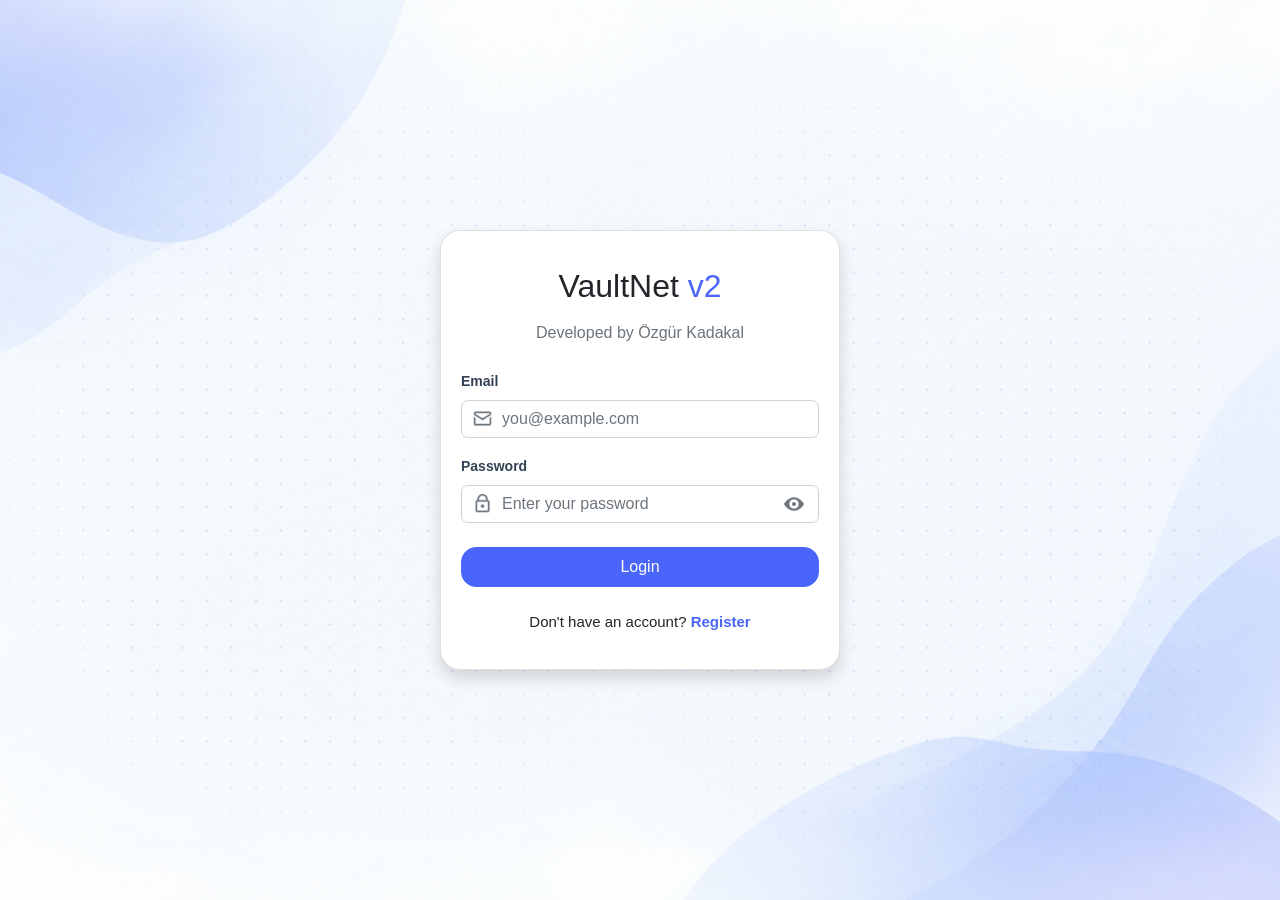
<file: Client/index.html>
<!doctype html>
<html lang="en">
  <head>
    <meta charset="UTF-8" />
    <meta name="viewport" content="width=device-width, initial-scale=1.0" />
    <title>VaultNet - Login</title>

    <link
      rel="stylesheet"
      href="https://cdn.jsdelivr.net/npm/bootstrap@4.6.2/dist/css/bootstrap.min.css"
      integrity="sha384-xOolHFLEh07PJGoPkLv1IbcEPTNtaed2xpHsD9ESMhqIYd0nLMwNLD69Npy4HI+N"
      crossorigin="anonymous"
    />
    <link
      rel="stylesheet"
      href="https://cdnjs.cloudflare.com/ajax/libs/animate.css/4.1.1/animate.min.css"
    />
    <link rel="stylesheet" href="CSS/auth.css" />

    <link rel="icon" type="image/png" href="Media/Icons/vaulticon.png" />
  </head>

  <body>
    <div
      class="d-flex justify-content-center align-items-center vh-100 login-background"
    >
      <div
        class="card shadow animate__animated animate__pulse animate__fadeIn"
        style="width: 25rem; border-radius: 20px"
      >
        <div class="card-body">
          <h2 class="card-title text-center mt-3">
            VaultNet
            <span style="color: #4965fa">v2</span>
          </h2>
          <p class="text-muted text-center mb-4 mt-3">
            Developed by Özgür Kadakal
          </p>
          <div
            id="login-alert"
            class="alert d-none animate__animated animate__fadeIn"
            role="alert"
          ></div>

          <form>
            <div class="form-group">
              <label style="font-weight: bold; font-size: 14px; color: #334155"
                >Email</label
              >
              <input
                type="email"
                id="email-input"
                class="form-control email-input-icon"
                placeholder="you@example.com"
                style="border-radius: 7px; color: #334155"
              />
            </div>
            <div class="form-group">
              <label style="font-weight: bold; font-size: 14px; color: #334155"
                >Password</label
              >
              <div class="position-relative">
                <input
                  type="password"
                  id="password-input"
                  class="form-control password-input-icon"
                  placeholder="Enter your password"
                  style="border-radius: 7px; color: #334155"
                />
                <img
                  src="Media/Icons/open-eye-icon.png"
                  class="password-eye-icon"
                  id="toggle-password"
                  alt="Toggle Password"
                />
              </div>
            </div>
            <button
              type="submit"
              id="login-button"
              class="btn btn-primary btn-block mt-4"
              style="
                border-radius: 15px;
                height: 40px;
                background-color: #4965fa;
                border-color: #4965fa;
              "
            >
              Login
            </button>
            <p class="text-center mt-4" style="font-size: 15px">
              Don't have an account?
              <a
                href="register.html"
                class="register-link"
                id="open-register-page"
                >Register</a
              >
            </p>
          </form>
        </div>
      </div>
    </div>

    <script
      src="https://cdn.jsdelivr.net/npm/jquery@3.5.1/dist/jquery.slim.min.js"
      integrity="sha384-DfXdz2htPH0lsSSs5nCTpuj/zy4C+OGpamoFVy38MVBnE+IbbVYUew+OrCXaRkfj"
      crossorigin="anonymous"
    ></script>
    <script
      src="https://cdn.jsdelivr.net/npm/popper.js@1.16.1/dist/umd/popper.min.js"
      integrity="sha384-9/reFTGAW83EW2RDu2S0VKaIzap3H66lZH81PoYlFhbGU+6BZp6G7niu735Sk7lN"
      crossorigin="anonymous"
    ></script>
    <script
      src="https://cdn.jsdelivr.net/npm/bootstrap@4.6.2/dist/js/bootstrap.min.js"
      integrity="sha384-+sLIOodYLS7CIrQpBjl+C7nPvqq+FbNUBDunl/OZv93DB7Ln/533i8e/mZXLi/P+"
      crossorigin="anonymous"
    ></script>
    <script src="JS/helpers.js"></script>
    <script src="JS/config.js"></script>
    <script src="JS/services/authService.js"></script>
    <script src="JS/pages/index.js"></script>
  </body>
</html>
</file>
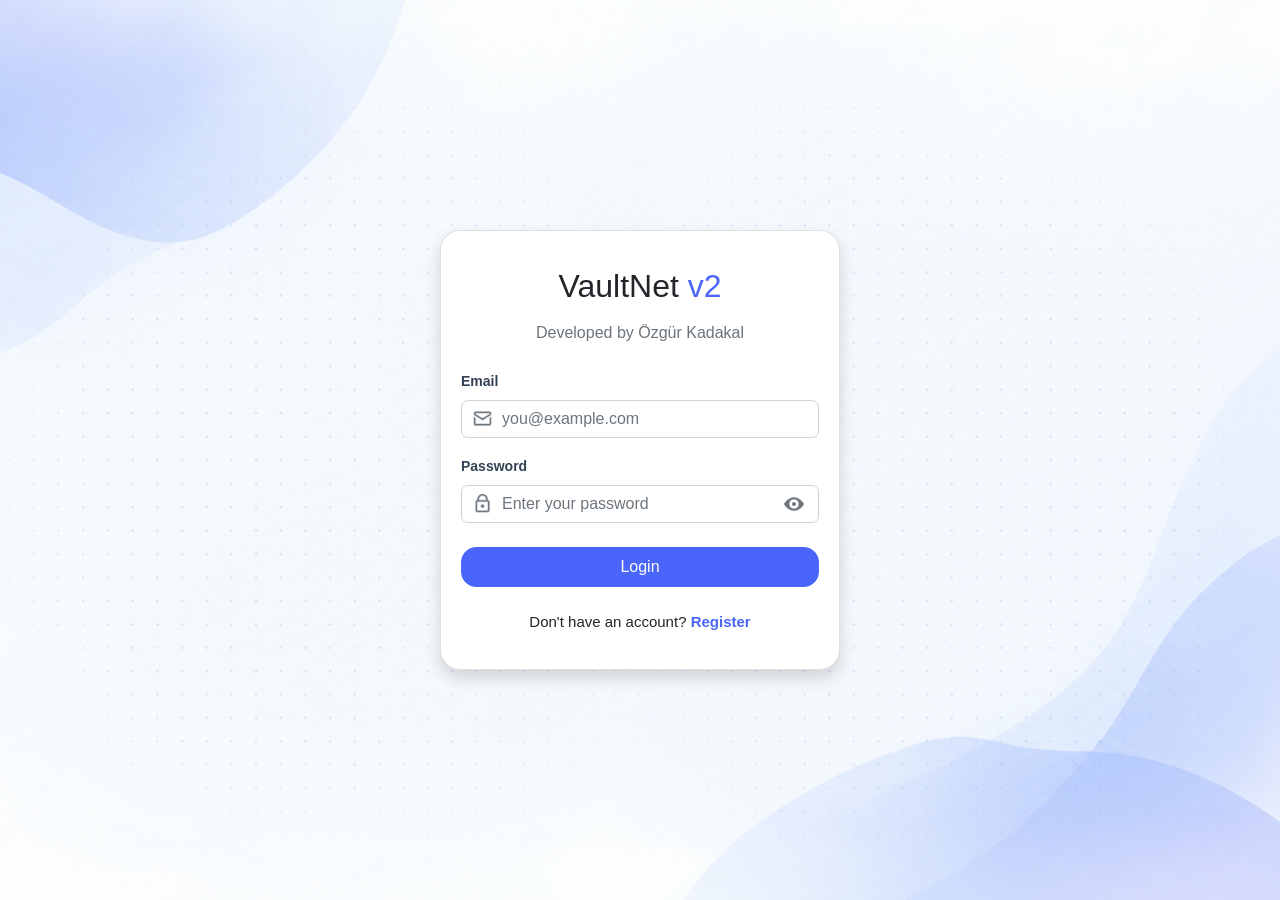
<file: Client/categories.html>
<!doctype html>
<html lang="en">
  <head>
    <meta charset="UTF-8" />
    <meta name="viewport" content="width=device-width, initial-scale=1.0" />
    <title>VaultNet - Categories</title>

    <link
      rel="stylesheet"
      href="https://cdn.jsdelivr.net/npm/bootstrap@4.6.2/dist/css/bootstrap.min.css"
      integrity="sha384-xOolHFLEh07PJGoPkLv1IbcEPTNtaed2xpHsD9ESMhqIYd0nLMwNLD69Npy4HI+N"
      crossorigin="anonymous"
    />
    <link
      rel="stylesheet"
      href="https://cdnjs.cloudflare.com/ajax/libs/animate.css/4.1.1/animate.min.css"
    />
    <link rel="stylesheet" href="CSS/categories.css" />
    <link rel="stylesheet" href="CSS/navbar.css" />
    <link rel="stylesheet" href="CSS/global-loader.css" />

    <link rel="icon" type="image/png" href="Media/Icons/vaulticon.png" />
  </head>
  <body
    class="categories-background min-vh-100 p-2 p-lg-4 d-flex align-items-stretch"
  >
    <div id="page-loader-overlay" class="page-loader-overlay">
      <div id="top-progress-bar">
        <div class="bar-fill"></div>
      </div>
    </div>
    <div
      class="container-fluid p-0 shadow-lg d-flex flex-column animate__animated animate__fadeIn animate__faster"
      style="border-radius: 24px; overflow: hidden; background-color: #f8fafc"
    >
      <div class="row m-0 flex-grow-1 dashboard-row">
        <div
          class="col-12 sidebar bg-white p-4 d-flex flex-column"
          style="border-right: 1px solid #e5e7eb"
        >
          <h4 class="ml-1" style="color: #111827">
            VaultNet <span style="color: #4965fa">v2</span>
          </h4>
          <hr class="w-100 mt-2 mb-4" />

          <nav class="nav flex-column mb-auto">
            <a href="dashboard.html" class="custom-nav-link">
              <img
                src="Media/Icons/dashboard-icon.png"
                class="nav-icon"
                alt="Dashboard"
              />
              Dashboard
            </a>
            <a href="myvault.html" class="custom-nav-link">
              <img
                src="Media/Icons/myvault-icon.png"
                class="nav-icon"
                alt="My Vault"
              />
              My Vault
            </a>
            <a href="favorites.html" class="custom-nav-link">
              <img
                src="Media/Icons/favorite-icon.png"
                class="nav-icon"
                alt="Favorites"
              />
              Favorites
            </a>
            <a href="categories.html" class="custom-nav-link active">
              <img
                src="Media/Icons/folder-icon-active.png"
                class="nav-icon"
                alt="Categories"
              />
              Categories
            </a>
            <a href="myprofile.html" class="custom-nav-link">
              <img
                src="Media/Icons/profile-icon.png"
                class="nav-icon"
                alt="Profile"
              />
              Profile
            </a>
            <hr class="w-100 mt-2 mb-3" style="border-top: 1px solid #e5e7eb" />

            <span class="nav-section-title px-3 mb-2">TOOLS</span>

            <a href="passwordgenerator.html" class="custom-nav-link">
              <img
                src="Media/Icons/key-icon.png"
                class="nav-icon"
                alt="Generator"
              />
              Password Generator
            </a>
          </nav>

          <div class="mt-auto w-100">
            <hr class="mb-3" />

            <div class="dropup w-100">
              <a
                href="#"
                class="custom-nav-link d-flex justify-content-between align-items-center w-100 mb-0 text-decoration-none"
                id="profileDropdown"
                data-toggle="dropdown"
                aria-haspopup="true"
                aria-expanded="false"
              >
                <div class="d-flex align-items-center">
                  <img
                    src="Media/Icons/avatar-icon.png"
                    class="profile-avatar-img"
                    alt="Profile"
                  />
                  <span class="ml-3 font-weight-bold text-dark"
                    >My Account</span
                  >
                </div>

                <svg
                  width="20"
                  height="20"
                  viewBox="0 0 24 24"
                  fill="none"
                  stroke="#6b7280"
                  stroke-width="2"
                  stroke-linecap="round"
                  stroke-linejoin="round"
                >
                  <polyline points="18 15 12 9 6 15"></polyline>
                </svg>
              </a>

              <div
                class="dropdown-menu w-100 shadow border-0 rounded-lg mb-2"
                aria-labelledby="profileDropdown"
              >
                <a
                  class="dropdown-item py-2 d-flex align-items-center"
                  href="myprofile.html"
                >
                  <img
                    src="Media/Icons/settings-icon.png"
                    alt="Profile"
                    class="mr-2"
                    style="width: 18px"
                  />
                  <span class="font-weight-bold text-dark"
                    >Profile Settings</span
                  >
                </a>

                <div class="dropdown-divider"></div>

                <button
                  class="dropdown-item py-2 d-flex align-items-center text-danger"
                  type="button"
                  id="logout-button"
                >
                  <img
                    src="Media/Icons/logout-icon.png"
                    alt="Logout"
                    class="mr-2"
                    style="width: 18px"
                  />
                  <span class="font-weight-bold">Log out</span>
                </button>
              </div>
            </div>
          </div>
        </div>

        <div class="col-12 main-content p-4 p-lg-5">
          <div class="d-flex align-items-center mb-5">
            <div
              class="mr-3 d-flex align-items-center justify-content-center flex-shrink-0 pg-header-icon-box"
            >
              <img
                src="Media/Icons/folder-icon-active.png"
                alt="Categories Icon"
                style="width: 32px; height: 32px"
              />
            </div>
            <div class="mb-0">
              <h3 class="font-weight-bold text-dark mb-1">Categories</h3>
              <p class="text-muted mb-0" style="font-size: 14px">
                Create and manage custom categories to organize your vault
                items.
              </p>
            </div>
          </div>

          <div
            id="categories-alert"
            class="alert d-none animate__animated animate__fadeIn mb-4"
            role="alert"
          ></div>

          <div
            class="bg-white p-3 p-md-4 shadow-sm"
            style="border-radius: 20px"
          >
            <div class="d-flex align-items-center mb-3">
              <img
                src="Media/Icons/folder-icon.png"
                style="width: 30px; height: 30px"
                class="mr-2"
                alt="Categories Icon"
              />
              <h4
                class="mb-0 font-weight-bold"
                style="color: #1e1b4b; font-size: 21px"
              >
                My Categories
              </h4>
            </div>

            <div class="d-flex flex-column flex-md-row align-items-center">
              <div
                class="position-relative flex-grow-1 w-100 mr-md-3 mb-3 mb-md-0"
              >
                <img
                  src="Media/Icons/search-icon.png"
                  class="vault-search-icon"
                  alt="Search"
                />
                <input
                  type="text"
                  class="form-control border-0 w-100 vault-search-input"
                  placeholder="Search categories..."
                  id="category-search-input"
                />
              </div>

              <button
                type="button"
                class="btn text-white font-weight-bold px-4 d-flex align-items-center justify-content-center flex-shrink-0 vault-add-btn"
                id="open-add-category-modal-button"
              >
                <img
                  src="Media/Icons/add-icon.png"
                  style="width: 18px; height: 18px"
                  class="mr-2"
                  alt="Add"
                />
                Create Category
              </button>
            </div>
          </div>

          <div class="row mt-4" id="categories-container">
            <!-- script ile burası doluyor o yüzden bir şey yazmadım. categories.js içinde -->
          </div>
          <div
            id="pagination-container"
            class="d-flex justify-content-center align-items-center"
          >
            <!-- script ile burası doluyor o yüzden bir şey yazmadım. categories.js içinde -->
          </div>
        </div>
      </div>
    </div>

    <!--Modal Kısımları -->

    <!-- Kategori Oluşturma Modal Kısmı-->

    <div class="modal fade" id="addCategoryModal">
      <div class="modal-dialog modal-dialog-centered">
        <div
          class="modal-content border-0 shadow-lg"
          style="border-radius: 16px"
        >
          <div class="modal-header border-bottom-0 pb-0 pt-4 px-4">
            <h5 class="modal-title font-weight-bold text-dark">
              Create New Category
            </h5>
          </div>

          <div class="modal-body px-4 py-3">
            <p class="text-muted mb-4" style="font-size: 14px">
              Give your new category a name to keep your vault organized.
            </p>

            <div
              id="add-category-alert"
              class="alert d-none animate__animated animate__fadeIn"
              role="alert"
            ></div>

            <div class="form-group mb-0">
              <label style="font-weight: bold; font-size: 14px; color: #334155"
                >Category Name <span class="text-danger">*</span></label
              >
              <input
                type="text"
                id="add-category-name-input"
                class="form-control"
                placeholder="Social Media, Gaming, Bank ..."
                style="border-radius: 7px; color: #334155"
              />
            </div>
          </div>

          <div class="modal-footer border-top-0 pt-3 pb-4 px-4">
            <button
              type="button"
              class="btn btn-outline-secondary font-weight-bold px-4 close-modal-btn"
              style="border-radius: 8px"
              id="cancel-add-category-modal-button"
            >
              Cancel
            </button>

            <button
              type="button"
              id="save-category-button"
              class="btn text-white font-weight-bold px-4"
              style="background-color: #4965fa; border-radius: 8px"
            >
              Create
            </button>
          </div>
        </div>
      </div>
    </div>

    <script
      src="https://cdn.jsdelivr.net/npm/jquery@3.5.1/dist/jquery.slim.min.js"
      integrity="sha384-DfXdz2htPH0lsSSs5nCTpuj/zy4C+OGpamoFVy38MVBnE+IbbVYUew+OrCXaRkfj"
      crossorigin="anonymous"
    ></script>
    <script
      src="https://cdn.jsdelivr.net/npm/popper.js@1.16.1/dist/umd/popper.min.js"
      integrity="sha384-9/reFTGAW83EW2RDu2S0VKaIzap3H66lZH81PoYlFhbGU+6BZp6G7niu735Sk7lN"
      crossorigin="anonymous"
    ></script>
    <script
      src="https://cdn.jsdelivr.net/npm/bootstrap@4.6.2/dist/js/bootstrap.min.js"
      integrity="sha384-+sLIOodYLS7CIrQpBjl+C7nPvqq+FbNUBDunl/OZv93DB7Ln/533i8e/mZXLi/P+"
      crossorigin="anonymous"
    ></script>
    <script src="JS/helpers.js"></script>
    <script src="JS/config.js"></script>
    <script src="JS/services/authService.js"></script>
    <script src="JS/services/categoryService.js"></script>
    <script src="JS/navbar.js"></script>
    <script src="JS/pages/categories.js"></script>
  </body>
</html>
</file>
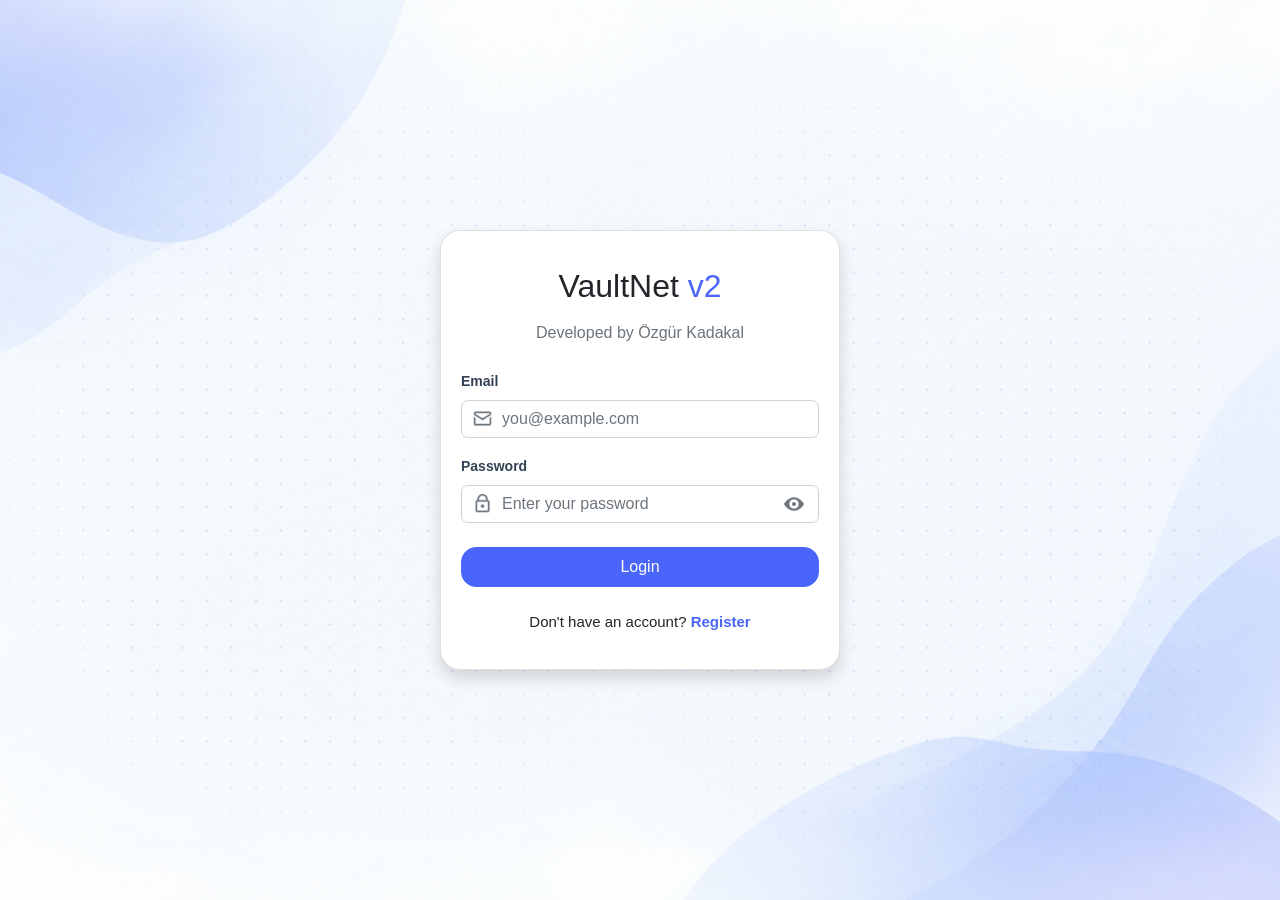
<file: Client/categoryitem.html>
<!doctype html>
<html lang="en">
  <head>
    <meta charset="UTF-8" />
    <meta name="viewport" content="width=device-width, initial-scale=1.0" />
    <title>VaultNet - Categories</title>

    <link
      rel="stylesheet"
      href="https://cdn.jsdelivr.net/npm/bootstrap@4.6.2/dist/css/bootstrap.min.css"
      integrity="sha384-xOolHFLEh07PJGoPkLv1IbcEPTNtaed2xpHsD9ESMhqIYd0nLMwNLD69Npy4HI+N"
      crossorigin="anonymous"
    />

    <link
      rel="stylesheet"
      href="https://cdnjs.cloudflare.com/ajax/libs/animate.css/4.1.1/animate.min.css"
    />
    <link rel="stylesheet" href="CSS/categories.css" />
    <link rel="stylesheet" href="CSS/categoryitem.css" />
    <link rel="stylesheet" href="CSS/navbar.css" />
    <link rel="stylesheet" href="CSS/global-loader.css" />

    <link rel="icon" type="image/png" href="Media/Icons/vaulticon.png" />
  </head>
  <body
    class="categories-background min-vh-100 p-2 p-lg-4 d-flex align-items-stretch"
  >
    <div id="page-loader-overlay" class="page-loader-overlay">
      <div id="top-progress-bar">
        <div class="bar-fill"></div>
      </div>
    </div>
    <div
      class="container-fluid p-0 shadow-lg d-flex flex-column animate__animated animate__fadeIn animate__faster"
      style="border-radius: 24px; overflow: hidden; background-color: #f8fafc"
    >
      <div class="row m-0 flex-grow-1 dashboard-row">
        <div
          class="col-12 sidebar bg-white p-4 d-flex flex-column"
          style="border-right: 1px solid #e5e7eb"
        >
          <h4 class="ml-1" style="color: #111827">
            VaultNet <span style="color: #4965fa">v2</span>
          </h4>
          <hr class="w-100 mt-2 mb-4" />

          <nav class="nav flex-column mb-auto">
            <a href="dashboard.html" class="custom-nav-link">
              <img
                src="Media/Icons/dashboard-icon.png"
                class="nav-icon"
                alt="Dashboard"
              />
              Dashboard
            </a>
            <a href="myvault.html" class="custom-nav-link">
              <img
                src="Media/Icons/myvault-icon.png"
                class="nav-icon"
                alt="My Vault"
              />
              My Vault
            </a>
            <a href="favorites.html" class="custom-nav-link">
              <img
                src="Media/Icons/favorite-icon.png"
                class="nav-icon"
                alt="Favorites"
              />
              Favorites
            </a>
            <a href="categories.html" class="custom-nav-link active">
              <img
                src="Media/Icons/folder-icon-active.png"
                class="nav-icon"
                alt="Categories"
              />
              Categories
            </a>
            <a href="myprofile.html" class="custom-nav-link">
              <img
                src="Media/Icons/profile-icon.png"
                class="nav-icon"
                alt="Profile"
              />
              Profile
            </a>
            <hr class="w-100 mt-2 mb-3" style="border-top: 1px solid #e5e7eb" />

            <span class="nav-section-title px-3 mb-2">TOOLS</span>

            <a href="passwordgenerator.html" class="custom-nav-link">
              <img
                src="Media/Icons/key-icon.png"
                class="nav-icon"
                alt="Generator"
              />
              Password Generator
            </a>
          </nav>
          <div class="mt-auto w-100">
            <hr class="mb-3" />

            <div class="dropup w-100">
              <a
                href="#"
                class="custom-nav-link d-flex justify-content-between align-items-center w-100 mb-0 text-decoration-none"
                id="profileDropdown"
                data-toggle="dropdown"
                aria-haspopup="true"
                aria-expanded="false"
              >
                <div class="d-flex align-items-center">
                  <img
                    src="Media/Icons/avatar-icon.png"
                    class="profile-avatar-img"
                    alt="Profile"
                  />
                  <span class="ml-3 font-weight-bold text-dark"
                    >My Account</span
                  >
                </div>

                <svg
                  width="20"
                  height="20"
                  viewBox="0 0 24 24"
                  fill="none"
                  stroke="#6b7280"
                  stroke-width="2"
                  stroke-linecap="round"
                  stroke-linejoin="round"
                >
                  <polyline points="18 15 12 9 6 15"></polyline>
                </svg>
              </a>

              <div
                class="dropdown-menu w-100 shadow border-0 rounded-lg mb-2"
                aria-labelledby="profileDropdown"
              >
                <a
                  class="dropdown-item py-2 d-flex align-items-center"
                  href="myprofile.html"
                >
                  <img
                    src="Media/Icons/settings-icon.png"
                    alt="Profile"
                    class="mr-2"
                    style="width: 18px"
                  />
                  <span class="font-weight-bold text-dark"
                    >Profile Settings</span
                  >
                </a>

                <div class="dropdown-divider"></div>

                <button
                  class="dropdown-item py-2 d-flex align-items-center text-danger"
                  type="button"
                  id="logout-button"
                >
                  <img
                    src="Media/Icons/logout-icon.png"
                    alt="Logout"
                    class="mr-2"
                    style="width: 18px"
                  />
                  <span class="font-weight-bold">Log out</span>
                </button>
              </div>
            </div>
          </div>
        </div>

        <div class="col-12 main-content p-4 p-lg-5">
          <div class="mb-4">
            <div class="d-flex align-items-center mb-1">
              <a
                href="categories.html"
                class="btn btn-link p-0 mr-2 shadow-none d-flex align-items-center justify-content-center"
                style="color: #111827"
              >
                <svg
                  width="24"
                  height="24"
                  viewBox="0 0 24 24"
                  fill="none"
                  stroke="currentColor"
                  stroke-width="2.2"
                  stroke-linecap="round"
                  stroke-linejoin="round"
                >
                  <polyline points="15 18 9 12 15 6"></polyline>
                </svg>
              </a>
              <h3 class="font-weight-bold text-dark mb-0">Categories</h3>
            </div>
            <p
              class="text-muted mb-0"
              style="font-size: 14px; margin-left: 32px"
            >
              Create and manage custom categories to organize your vault items.
            </p>
          </div>

          <div
            id="category-item-page-alert"
            class="alert d-none animate__animated animate__fadeIn mb-4"
            style="margin-left: 32px"
            role="alert"
          ></div>

          <div style="margin-left: 32px" class="mt-4">
            <div class="d-flex align-items-center mb-4">
              <div
                class="d-flex align-items-center justify-content-center flex-shrink-0 pg-header-icon-box"
                style="
                  width: 80px;
                  height: 80px;
                  border-radius: 16px;
                  background-color: #eff6ff;
                "
              >
                <img
                  src="Media/Icons/folder-icon-active.png"
                  alt="Category Icon"
                  style="width: 60px; height: 60px"
                />
              </div>

              <div class="ml-4">
                <h2
                  id="category-name"
                  class="font-weight-bold text-dark mb-0"
                  style="font-size: 28px; letter-spacing: -0.5px"
                >
                  Category Name
                </h2>
              </div>
            </div>

            <div class="d-flex mt-2">
              <button
                id="open-update-category-modal-button"
                class="btn btn-category-edit d-flex align-items-center justify-content-center px-4 py-2 mr-3 font-weight-bold"
              >
                <img
                  src="Media/Icons/pencil-icon.png"
                  alt="Edit"
                  style="width: 16px; height: 16px"
                  class="mr-2"
                />
                Edit
              </button>

              <button
                id="open-delete-category-modal-button"
                class="btn btn-category-delete d-flex align-items-center justify-content-center px-4 py-2 font-weight-bold"
              >
                <img
                  src="Media/Icons/trash-icon.png"
                  alt="Delete"
                  style="width: 16px; height: 16px"
                  class="mr-2"
                />
                Delete
              </button>
            </div>
          </div>

          <div
            class="bg-white p-3 p-md-4 shadow-sm mt-5"
            style="border-radius: 20px"
          >
            <div class="d-flex align-items-center mb-3">
              <img
                src="Media/Icons/items-icon.png"
                style="width: 30px; height: 30px"
                class="mr-2"
                alt="Items Icon"
              />
              <h4
                class="mb-0 font-weight-bold"
                style="color: #1e1b4b; font-size: 21px"
              >
                Category Items
              </h4>
            </div>

            <div class="d-flex flex-column flex-md-row align-items-center">
              <div class="position-relative flex-grow-1 w-100 mb-2 mb-md-0">
                <img
                  src="Media/Icons/search-icon.png"
                  class="vault-search-icon"
                  alt="Search"
                />
                <input
                  type="text"
                  class="form-control border-0 w-100 vault-search-input"
                  placeholder="Search items..."
                  id="category-item-search-input"
                />
              </div>
            </div>
          </div>
          <div class="row mt-4" id="category-items-container">
            <!-- script ile burası doluyor. categoryitem.js içinde -->
          </div>

          <div
            id="pagination-container"
            class="d-flex justify-content-center align-items-center mt-5 mb-3"
          >
            <!-- script ile burası doluyor. categoryitem.js içinde -->
          </div>
        </div>
      </div>
    </div>

    <!--Modal Kısımları -->

    <!-- Kategoriyi silme modal kısmı -->

    <div
      class="modal fade"
      id="deleteCategoryModal"
      tabindex="-1"
      aria-hidden="true"
    >
      <div class="modal-dialog modal-dialog-centered">
        <div
          class="modal-content border-0 shadow-lg"
          style="border-radius: 16px"
        >
          <div class="modal-header border-bottom-0 pb-0 pt-4 px-4">
            <h5 class="modal-title font-weight-bold text-danger">
              Delete Category
            </h5>
          </div>

          <div class="modal-body px-4 py-3">
            <p class="text-muted mb-0" style="font-size: 15px">
              Are you sure you want to delete this category? This action is
              permanent and cannot be undone.
            </p>

            <div
              id="delete-category-modal-alert"
              class="alert d-none animate__animated animate__fadeIn mt-3 mb-0"
              role="alert"
            ></div>
          </div>

          <div class="modal-footer border-top-0 px-4 pb-4 pt-0">
            <button
              type="button"
              class="btn btn-outline-secondary font-weight-bold px-4 py-2 mr-2"
              id="cancel-delete-category-modal-button"
              style="border-radius: 8px"
              data-dismiss="modal"
            >
              Cancel
            </button>

            <button
              type="button"
              id="confirm-delete-category-button"
              class="btn btn-danger font-weight-bold px-4 py-2"
              style="border-radius: 8px"
            >
              Delete Category
            </button>
          </div>
        </div>
      </div>
    </div>

    <!-- Category Update Modal Kısmı-->

    <div class="modal fade" id="updateCategoryModal">
      <div class="modal-dialog modal-dialog-centered">
        <div
          class="modal-content border-0 shadow-lg"
          style="border-radius: 16px"
        >
          <div class="modal-header border-bottom-0 pb-0 pt-4 px-4">
            <h5 class="modal-title font-weight-bold text-dark">
              Edit Category
            </h5>
          </div>

          <div class="modal-body px-4 py-3">
            <p class="text-muted mb-4" style="font-size: 14px">
              Update the name of this category. Ensure the new name is correct
              before saving.
            </p>

            <div
              id="update-category-alert"
              class="alert d-none animate__animated animate__fadeIn"
              role="alert"
            ></div>

            <div class="form-group">
              <label style="font-weight: bold; font-size: 14px; color: #334155"
                >Category Name <span class="text-danger">*</span></label
              >
              <input
                type="text"
                id="update-name-input"
                class="form-control"
                placeholder="Social Media, Gaming, Bank..."
                style="border-radius: 7px; color: #334155"
              />
            </div>
          </div>

          <div class="modal-footer border-top-0 pt-3 pb-4 px-4">
            <button
              type="button"
              class="btn btn-outline-secondary font-weight-bold px-4 close-modal-btn"
              style="border-radius: 8px"
              id="cancel-update-category-modal-button"
            >
              Cancel
            </button>

            <button
              type="button"
              id="update-category-button"
              class="btn text-white font-weight-bold px-4"
              style="background-color: #4965fa; border-radius: 8px"
            >
              Update Category
            </button>
          </div>
        </div>
      </div>
    </div>

    <script
      src="https://cdn.jsdelivr.net/npm/jquery@3.5.1/dist/jquery.slim.min.js"
      integrity="sha384-DfXdz2htPH0lsSSs5nCTpuj/zy4C+OGpamoFVy38MVBnE+IbbVYUew+OrCXaRkfj"
      crossorigin="anonymous"
    ></script>
    <script
      src="https://cdn.jsdelivr.net/npm/popper.js@1.16.1/dist/umd/popper.min.js"
      integrity="sha384-9/reFTGAW83EW2RDu2S0VKaIzap3H66lZH81PoYlFhbGU+6BZp6G7niu735Sk7lN"
      crossorigin="anonymous"
    ></script>
    <script
      src="https://cdn.jsdelivr.net/npm/bootstrap@4.6.2/dist/js/bootstrap.min.js"
      integrity="sha384-+sLIOodYLS7CIrQpBjl+C7nPvqq+FbNUBDunl/OZv93DB7Ln/533i8e/mZXLi/P+"
      crossorigin="anonymous"
    ></script>
    <script src="JS/helpers.js"></script>
    <script src="JS/config.js"></script>
    <script src="JS/services/authService.js"></script>
    <script src="JS/services/vaultItemService.js"></script>
    <script src="JS/services/categoryService.js"></script>
    <script src="JS/navbar.js"></script>
    <script src="JS/pages/categoryitem.js"></script>
  </body>
</html>
</file>
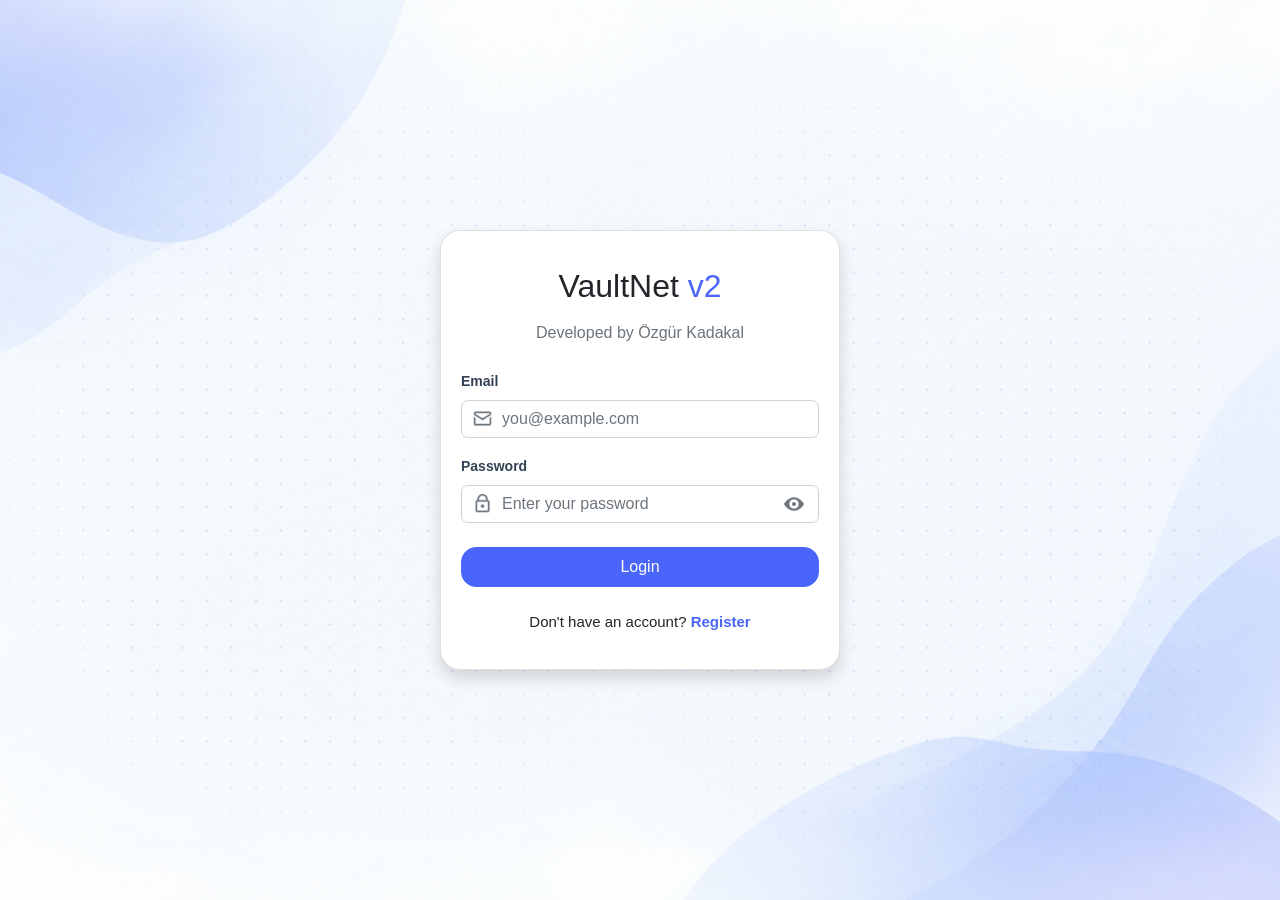
<file: Client/dashboard.html>
<!doctype html>
<html lang="en">
  <head>
    <meta charset="UTF-8" />
    <meta name="viewport" content="width=device-width, initial-scale=1.0" />
    <title>VaultNet - Dashboard</title>

    <link
      rel="stylesheet"
      href="https://cdn.jsdelivr.net/npm/bootstrap@4.6.2/dist/css/bootstrap.min.css"
      integrity="sha384-xOolHFLEh07PJGoPkLv1IbcEPTNtaed2xpHsD9ESMhqIYd0nLMwNLD69Npy4HI+N"
      crossorigin="anonymous"
    />
    <link
      rel="stylesheet"
      href="https://cdnjs.cloudflare.com/ajax/libs/animate.css/4.1.1/animate.min.css"
    />
    <link rel="stylesheet" href="CSS/dashboard.css" />
    <link rel="stylesheet" href="CSS/navbar.css" />
    <link rel="stylesheet" href="CSS/global-loader.css" />

    <link rel="icon" type="image/png" href="Media/Icons/vaulticon.png" />
  </head>
  <body
    class="dashboard-background min-vh-100 p-2 p-lg-4 d-flex align-items-stretch"
  >
    <div id="page-loader-overlay" class="page-loader-overlay">
      <div id="top-progress-bar">
        <div class="bar-fill"></div>
      </div>
    </div>
    <div
      class="container-fluid p-0 shadow-lg d-flex flex-column animate__animated animate__fadeIn animate__faster"
      style="border-radius: 24px; overflow: hidden; background-color: #f8fafc"
    >
      <div class="row m-0 flex-grow-1 dashboard-row">
        <div
          class="col-12 sidebar bg-white p-4 d-flex flex-column"
          style="border-right: 1px solid #e5e7eb"
        >
          <h4 class="ml-1" style="color: #111827">
            VaultNet <span style="color: #4965fa">v2</span>
          </h4>
          <hr class="w-100 mt-2 mb-4" />

          <nav class="nav flex-column mb-auto">
            <a href="dashboard.html" class="custom-nav-link active">
              <img
                src="Media/Icons/dashboard-active-icon.png"
                class="nav-icon"
                alt="Dashboard"
              />
              Dashboard
            </a>
            <a href="myvault.html" class="custom-nav-link">
              <img
                src="Media/Icons/myvault-icon.png"
                class="nav-icon"
                alt="My Vault"
              />
              My Vault
            </a>
            <a href="favorites.html" class="custom-nav-link">
              <img
                src="Media/Icons/favorite-icon.png"
                class="nav-icon"
                alt="My Vault"
              />
              Favorites
            </a>
            <a href="categories.html" class="custom-nav-link">
              <img
                src="Media/Icons/folder-icon.png"
                class="nav-icon"
                alt="My Vault"
              />
              Categories
            </a>
            <a href="myprofile.html" class="custom-nav-link">
              <img
                src="Media/Icons/profile-icon.png"
                class="nav-icon"
                alt="Dashboard"
              />
              Profile
            </a>
            <hr class="w-100 mt-2 mb-3" style="border-top: 1px solid #e5e7eb" />

            <span class="nav-section-title px-3 mb-2">TOOLS</span>

            <a href="passwordgenerator.html" class="custom-nav-link">
              <img
                src="Media/Icons/key-icon.png"
                class="nav-icon"
                alt="Generator"
              />
              Password Generator
            </a>
          </nav>
          <div class="mt-auto w-100">
            <hr class="mb-3" />

            <div class="dropup w-100">
              <a
                href="#"
                class="custom-nav-link d-flex justify-content-between align-items-center w-100 mb-0 text-decoration-none"
                id="profileDropdown"
                data-toggle="dropdown"
                aria-haspopup="true"
                aria-expanded="false"
              >
                <div class="d-flex align-items-center">
                  <img
                    src="Media/Icons/avatar-icon.png"
                    class="profile-avatar-img"
                    alt="Profile"
                  />
                  <span class="ml-3 font-weight-bold text-dark"
                    >My Account</span
                  >
                </div>

                <svg
                  width="20"
                  height="20"
                  viewBox="0 0 24 24"
                  fill="none"
                  stroke="#6b7280"
                  stroke-width="2"
                  stroke-linecap="round"
                  stroke-linejoin="round"
                >
                  <polyline points="18 15 12 9 6 15"></polyline>
                </svg>
              </a>

              <div
                class="dropdown-menu w-100 shadow border-0 rounded-lg mb-2"
                aria-labelledby="profileDropdown"
              >
                <a
                  class="dropdown-item py-2 d-flex align-items-center"
                  href="myprofile.html"
                >
                  <img
                    src="Media/Icons/settings-icon.png"
                    alt="Profile"
                    class="mr-2"
                    style="width: 18px"
                  />
                  <span class="font-weight-bold text-dark"
                    >Profile Settings</span
                  >
                </a>

                <div class="dropdown-divider"></div>

                <button
                  class="dropdown-item py-2 d-flex align-items-center text-danger"
                  type="button"
                  id="logout-button"
                >
                  <img
                    src="Media/Icons/logout-icon.png"
                    alt="Logout"
                    class="mr-2"
                    style="width: 18px"
                  />
                  <span class="font-weight-bold">Log out</span>
                </button>
              </div>
            </div>
          </div>
        </div>
        <div class="col-12 main-content p-4 p-lg-5">
          <div class="d-flex align-items-center mb-4">
            <div class="mr-3">
              <img
                src="Media/Icons/avatar-icon.png"
                class="profile-avatar-img"
                alt="Profile"
                style="
                  width: 85px;
                  height: 85px;
                  border-radius: 50%;
                  object-fit: cover;
                "
              />
            </div>
            <div>
              <h3 class="font-weight-bold text-dark mb-1">Welcome! 👋</h3>
              <p class="text-muted mb-0" style="font-size: 14px">
                All your passwords are secure. Here is a brief summary of your
                account.
              </p>
            </div>
          </div>

          <div
            id="dashboard-alert"
            class="alert d-none animate__animated animate__fadeIn"
            role="alert"
          ></div>

          <div class="row">
            <div class="col-12 col-xl-8">
              <div class="row">
                <div class="col-12 col-md-6 mb-4">
                  <div
                    class="card border-0 shadow-sm p-4 h-100"
                    style="border-radius: 20px; background-color: #ffffff"
                  >
                    <div class="d-flex align-items-center">
                      <div
                        class="mr-3 d-flex align-items-center justify-content-center flex-shrink-0"
                        style="
                          background-color: #eef2ff;
                          border-radius: 50%;
                          width: 56px;
                          height: 56px;
                        "
                      >
                        <img
                          src="Media/Icons/myvault-active-icon.png"
                          alt="Icon"
                          style="width: 23px; height: 23px"
                        />
                      </div>
                      <div class="flex-grow-1" style="min-width: 0">
                        <p
                          class="text-muted mb-1 font-weight-bold text-truncate"
                          style="font-size: 15px"
                        >
                          Total Items
                        </p>
                        <h2
                          id="total-item-count"
                          class="font-weight-bold mb-0 text-dark text-truncate"
                          style="font-size: 22px"
                        >
                          -
                        </h2>
                      </div>
                    </div>
                  </div>
                </div>
                <div class="col-12 col-md-6 mb-4">
                  <div
                    class="card border-0 shadow-sm p-4 h-100"
                    style="border-radius: 20px; background-color: #ffffff"
                  >
                    <div class="d-flex align-items-center">
                      <div
                        class="mr-3 d-flex align-items-center justify-content-center flex-shrink-0"
                        style="
                          background-color: #eef2ff;
                          border-radius: 50%;
                          width: 56px;
                          height: 56px;
                        "
                      >
                        <img
                          src="Media/Icons/favorite-active-icon.png"
                          alt="Icon"
                          style="width: 23px; height: 23px"
                        />
                      </div>
                      <div class="flex-grow-1" style="min-width: 0">
                        <p
                          class="text-muted mb-1 font-weight-bold text-truncate"
                          style="font-size: 15px"
                        >
                          Favorite Items
                        </p>
                        <h2
                          id="total-favorite-item-count"
                          class="font-weight-bold mb-0 text-dark text-truncate"
                          style="font-size: 22px"
                        >
                          -
                        </h2>
                      </div>
                    </div>
                  </div>
                </div>
              </div>

              <div
                class="card border-0 shadow-sm mt-4 p-4"
                style="border-radius: 20px; background-color: #ffffff"
              >
                <div
                  class="d-flex justify-content-between align-items-center mb-4"
                >
                  <div class="d-flex align-items-center">
                    <div
                      class="mr-3 d-flex align-items-center justify-content-center flex-shrink-0"
                      style="width: 44px; height: 44px"
                    >
                      <img
                        src="Media/Icons/clock-icon.png"
                        alt="Icon"
                        style="width: 30px; height: 30px"
                      />
                    </div>
                    <div>
                      <h5 class="font-weight-bold text-dark mb-0">
                        Recent Items
                      </h5>
                      <p class="text-muted mb-0 mt-1" style="font-size: 13px">
                        Quickly access the items you added most recently.
                      </p>
                    </div>
                  </div>
                  <a
                    href="myvault.html"
                    class="font-weight-bold text-decoration-none"
                    style="color: #4965fa; font-size: 14px"
                  >
                    View All >
                  </a>
                </div>

                <div class="d-flex flex-column" id="recent-items-container">
                  <div
                    class="text-center text-muted py-3"
                    style="font-size: 14px"
                  >
                    <!-- script ile burası doluyor o yüzden bir şey yazmadım. dashboard.js içinde -->
                  </div>
                </div>
              </div>
            </div>

            <div class="col-12 col-xl-4 mt-4 mt-xl-0 mb-4 mb-xl-0 d-flex">
              <div
                class="card border-0 shadow-sm p-4 w-100 d-flex flex-column about-project-card"
              >
                <div class="d-flex align-items-center mb-4">
                  <img
                    src="Media/Icons/about-icon.png"
                    alt="Info"
                    class="about-icon mr-2"
                  />
                  <span class="font-weight-bold about-title"
                    >About This Project</span
                  >
                </div>

                <div class="flex-grow-1">
                  <h3 class="font-weight-bold mb-3 about-main-title">
                    This is a portfolio<br />learning project.
                  </h3>
                  <p class="text-muted mb-4 about-desc">
                    This project was created to improve my web development and
                    software skills. It's not a real service, but a personal
                    learning journey.
                  </p>

                  <hr class="about-divider" />

                  <div class="d-flex align-items-center mb-4">
                    <img
                      src="Media/Icons/github-icon.png"
                      alt="GitHub"
                      class="github-avatar mr-3"
                    />
                    <div>
                      <h6
                        class="font-weight-bold text-dark mb-1 github-heading"
                      >
                        Visit my GitHub
                      </h6>
                      <p class="text-muted mb-0 github-subtext">
                        Check out my projects, contributions and more.
                      </p>
                    </div>
                  </div>

                  <a
                    href="https://github.com/kadakalozgur"
                    target="_blank"
                    class="btn d-flex align-items-center justify-content-center w-100 font-weight-bold github-btn"
                  >
                    <img
                      src="Media/Icons/blue-github-icon.png"
                      alt="Link"
                      class="github-btn-icon"
                    />
                    Go to GitHub &gt;
                  </a>
                </div>

                <div class="d-flex align-items-start mt-4 pt-3">
                  <img
                    src="Media/Icons/heart-icon.png"
                    alt="Heart"
                    class="footer-icon mr-2"
                  />
                  <p class="text-muted mb-0 footer-text">
                    Feel free to explore!<br />Feedback is always welcome.
                  </p>
                </div>
              </div>
            </div>
          </div>
        </div>
      </div>
    </div>

    <script
      src="https://cdn.jsdelivr.net/npm/jquery@3.5.1/dist/jquery.slim.min.js"
      integrity="sha384-DfXdz2htPH0lsSSs5nCTpuj/zy4C+OGpamoFVy38MVBnE+IbbVYUew+OrCXaRkfj"
      crossorigin="anonymous"
    ></script>
    <script
      src="https://cdn.jsdelivr.net/npm/popper.js@1.16.1/dist/umd/popper.min.js"
      integrity="sha384-9/reFTGAW83EW2RDu2S0VKaIzap3H66lZH81PoYlFhbGU+6BZp6G7niu735Sk7lN"
      crossorigin="anonymous"
    ></script>
    <script
      src="https://cdn.jsdelivr.net/npm/bootstrap@4.6.2/dist/js/bootstrap.min.js"
      integrity="sha384-+sLIOodYLS7CIrQpBjl+C7nPvqq+FbNUBDunl/OZv93DB7Ln/533i8e/mZXLi/P+"
      crossorigin="anonymous"
    ></script>
    <script src="JS/helpers.js"></script>
    <script src="JS/config.js"></script>
    <script src="JS/services/authService.js"></script>
    <script src="JS/services/vaultItemService.js"></script>
    <script src="JS/navbar.js"></script>
    <script src="JS/pages/dashboard.js"></script>
  </body>
</html>
</file>
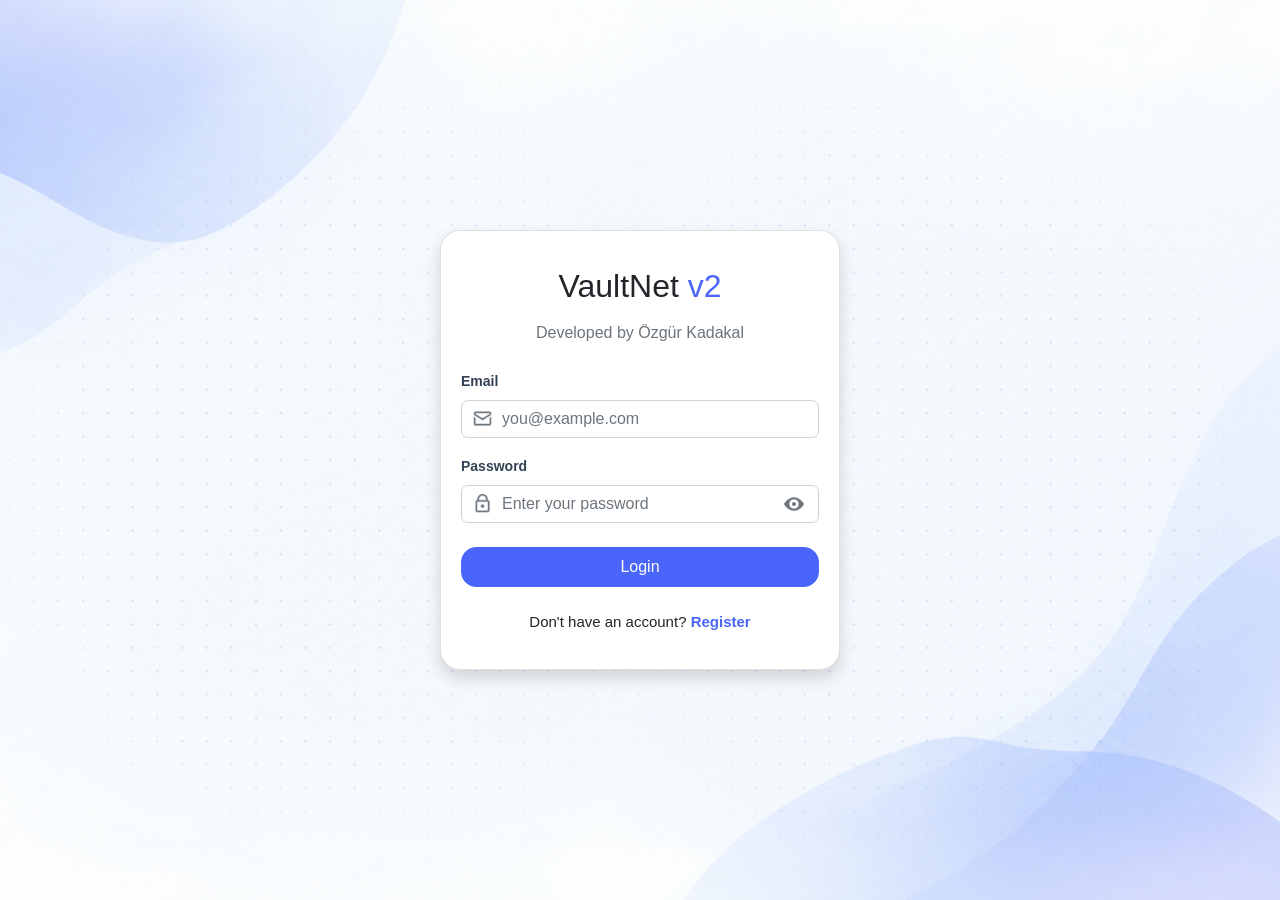
<file: Client/favorites.html>
<!doctype html>
<html lang="en">
  <head>
    <meta charset="UTF-8" />
    <meta name="viewport" content="width=device-width, initial-scale=1.0" />
    <title>VaultNet - Favorites</title>

    <link
      rel="stylesheet"
      href="https://cdn.jsdelivr.net/npm/bootstrap@4.6.2/dist/css/bootstrap.min.css"
      integrity="sha384-xOolHFLEh07PJGoPkLv1IbcEPTNtaed2xpHsD9ESMhqIYd0nLMwNLD69Npy4HI+N"
      crossorigin="anonymous"
    />

    <link
      rel="stylesheet"
      href="https://cdnjs.cloudflare.com/ajax/libs/animate.css/4.1.1/animate.min.css"
    />
    <link rel="stylesheet" href="CSS/myvault.css" />
    <link rel="stylesheet" href="CSS/navbar.css" />
    <link rel="stylesheet" href="CSS/global-loader.css" />

    <link rel="icon" type="image/png" href="Media/Icons/vaulticon.png" />
  </head>
  <body
    class="myvault-background min-vh-100 p-2 p-lg-4 d-flex align-items-stretch"
  >
    <div id="page-loader-overlay" class="page-loader-overlay">
      <div id="top-progress-bar">
        <div class="bar-fill"></div>
      </div>
    </div>
    <div
      class="container-fluid p-0 shadow-lg d-flex flex-column animate__animated animate__fadeIn animate__faster"
      style="border-radius: 24px; overflow: hidden; background-color: #f8fafc"
    >
      <div class="row m-0 flex-grow-1 dashboard-row">
        <div
          class="col-12 sidebar bg-white p-4 d-flex flex-column"
          style="border-right: 1px solid #e5e7eb"
        >
          <h4 class="ml-1" style="color: #111827">
            VaultNet <span style="color: #4965fa">v2</span>
          </h4>
          <hr class="w-100 mt-2 mb-4" />

          <nav class="nav flex-column mb-auto">
            <a href="dashboard.html" class="custom-nav-link">
              <img
                src="Media/Icons/dashboard-icon.png"
                class="nav-icon"
                alt="Dashboard"
              />
              Dashboard
            </a>
            <a href="myvault.html" class="custom-nav-link">
              <img
                src="Media/Icons/myvault-icon.png"
                class="nav-icon"
                alt="My Vault"
              />
              My Vault
            </a>
            <a href="favorites.html" class="custom-nav-link active">
              <img
                src="Media/Icons/favorite-active-icon.png"
                class="nav-icon"
                alt="My Vault"
              />
              Favorites
            </a>
            <a href="categories.html" class="custom-nav-link">
              <img
                src="Media/Icons/folder-icon.png"
                class="nav-icon"
                alt="My Vault"
              />
              Categories
            </a>
            <a href="myprofile.html" class="custom-nav-link">
              <img
                src="Media/Icons/profile-icon.png"
                class="nav-icon"
                alt="Dashboard"
              />
              Profile
            </a>
            <hr class="w-100 mt-2 mb-3" style="border-top: 1px solid #e5e7eb" />

            <span class="nav-section-title px-3 mb-2">TOOLS</span>

            <a href="passwordgenerator.html" class="custom-nav-link">
              <img
                src="Media/Icons/key-icon.png"
                class="nav-icon"
                alt="Generator"
              />
              Password Generator
            </a>
          </nav>
          <div class="mt-auto w-100">
            <hr class="mb-3" />

            <div class="dropup w-100">
              <a
                href="#"
                class="custom-nav-link d-flex justify-content-between align-items-center w-100 mb-0 text-decoration-none"
                id="profileDropdown"
                data-toggle="dropdown"
                aria-haspopup="true"
                aria-expanded="false"
              >
                <div class="d-flex align-items-center">
                  <img
                    src="Media/Icons/avatar-icon.png"
                    class="profile-avatar-img"
                    alt="Profile"
                  />
                  <span class="ml-3 font-weight-bold text-dark"
                    >My Account</span
                  >
                </div>

                <svg
                  width="20"
                  height="20"
                  viewBox="0 0 24 24"
                  fill="none"
                  stroke="#6b7280"
                  stroke-width="2"
                  stroke-linecap="round"
                  stroke-linejoin="round"
                >
                  <polyline points="18 15 12 9 6 15"></polyline>
                </svg>
              </a>

              <div
                class="dropdown-menu w-100 shadow border-0 rounded-lg mb-2"
                aria-labelledby="profileDropdown"
              >
                <a
                  class="dropdown-item py-2 d-flex align-items-center"
                  href="myprofile.html"
                >
                  <img
                    src="Media/Icons/settings-icon.png"
                    alt="Profile"
                    class="mr-2"
                    style="width: 18px"
                  />
                  <span class="font-weight-bold text-dark"
                    >Profile Settings</span
                  >
                </a>

                <div class="dropdown-divider"></div>

                <button
                  class="dropdown-item py-2 d-flex align-items-center text-danger"
                  type="button"
                  id="logout-button"
                >
                  <img
                    src="Media/Icons/logout-icon.png"
                    alt="Logout"
                    class="mr-2"
                    style="width: 18px"
                  />
                  <span class="font-weight-bold">Log out</span>
                </button>
              </div>
            </div>
          </div>
        </div>
        <div class="col-12 main-content p-4 p-lg-5">
          <div class="d-flex align-items-center mb-5">
            <div
              class="mr-3 d-flex align-items-center justify-content-center flex-shrink-0 pg-header-icon-box"
            >
              <img
                src="Media/Icons/favorite-active-icon.png"
                alt="Generator Icon"
                style="width: 32px; height: 32px"
              />
            </div>
            <div class="mb-0">
              <h3 class="font-weight-bold text-dark mb-1">Favorites</h3>
              <p class="text-muted mb-0" style="font-size: 14px">
                Quick access to your favorite items.
              </p>
            </div>
          </div>

          <div
            id="vault-alert"
            class="alert d-none animate__animated animate__fadeIn mb-4"
            role="alert"
          ></div>

          <div
            class="bg-white p-3 p-md-4 shadow-sm"
            style="border-radius: 20px"
          >
            <div class="d-flex align-items-center mb-3">
              <img
                src="Media/Icons/items-icon.png"
                style="width: 30px; height: 30px"
                class="mr-2"
                alt="Items Icon"
              />
              <h4
                class="mb-0 font-weight-bold"
                style="color: #1e1b4b; font-size: 21px"
              >
                Items
              </h4>
            </div>

            <div class="d-flex flex-column flex-md-row align-items-center">
              <div
                class="position-relative flex-grow-1 w-100 mr-md-3 mb-3 mb-md-0"
              >
                <img
                  src="Media/Icons/search-icon.png"
                  class="vault-search-icon"
                  alt="Search"
                />
                <input
                  type="text"
                  class="form-control border-0 w-100 vault-search-input"
                  placeholder="Search your vault..."
                  id="vault-search-input"
                />
              </div>
            </div>
          </div>
          <div class="row mt-4" id="vault-items-container">
            <!-- script ile burası doluyor o yüzden bir şey yazmadım. myvault.js içinde -->
          </div>

          <div
            id="pagination-container"
            class="d-flex justify-content-center align-items-center"
          >
            <!-- script ile burası doluyor o yüzden bir şey yazmadım. myvault.js içinde -->
          </div>
        </div>
      </div>
    </div>

    <script
      src="https://cdn.jsdelivr.net/npm/jquery@3.5.1/dist/jquery.slim.min.js"
      integrity="sha384-DfXdz2htPH0lsSSs5nCTpuj/zy4C+OGpamoFVy38MVBnE+IbbVYUew+OrCXaRkfj"
      crossorigin="anonymous"
    ></script>
    <script
      src="https://cdn.jsdelivr.net/npm/popper.js@1.16.1/dist/umd/popper.min.js"
      integrity="sha384-9/reFTGAW83EW2RDu2S0VKaIzap3H66lZH81PoYlFhbGU+6BZp6G7niu735Sk7lN"
      crossorigin="anonymous"
    ></script>
    <script
      src="https://cdn.jsdelivr.net/npm/bootstrap@4.6.2/dist/js/bootstrap.min.js"
      integrity="sha384-+sLIOodYLS7CIrQpBjl+C7nPvqq+FbNUBDunl/OZv93DB7Ln/533i8e/mZXLi/P+"
      crossorigin="anonymous"
    ></script>
    <script src="JS/helpers.js"></script>
    <script src="JS/config.js"></script>
    <script src="JS/services/authService.js"></script>
    <script src="JS/services/vaultItemService.js"></script>
    <script src="JS/navbar.js"></script>
    <script src="JS/pages/myvault.js"></script>
  </body>
</html>
</file>
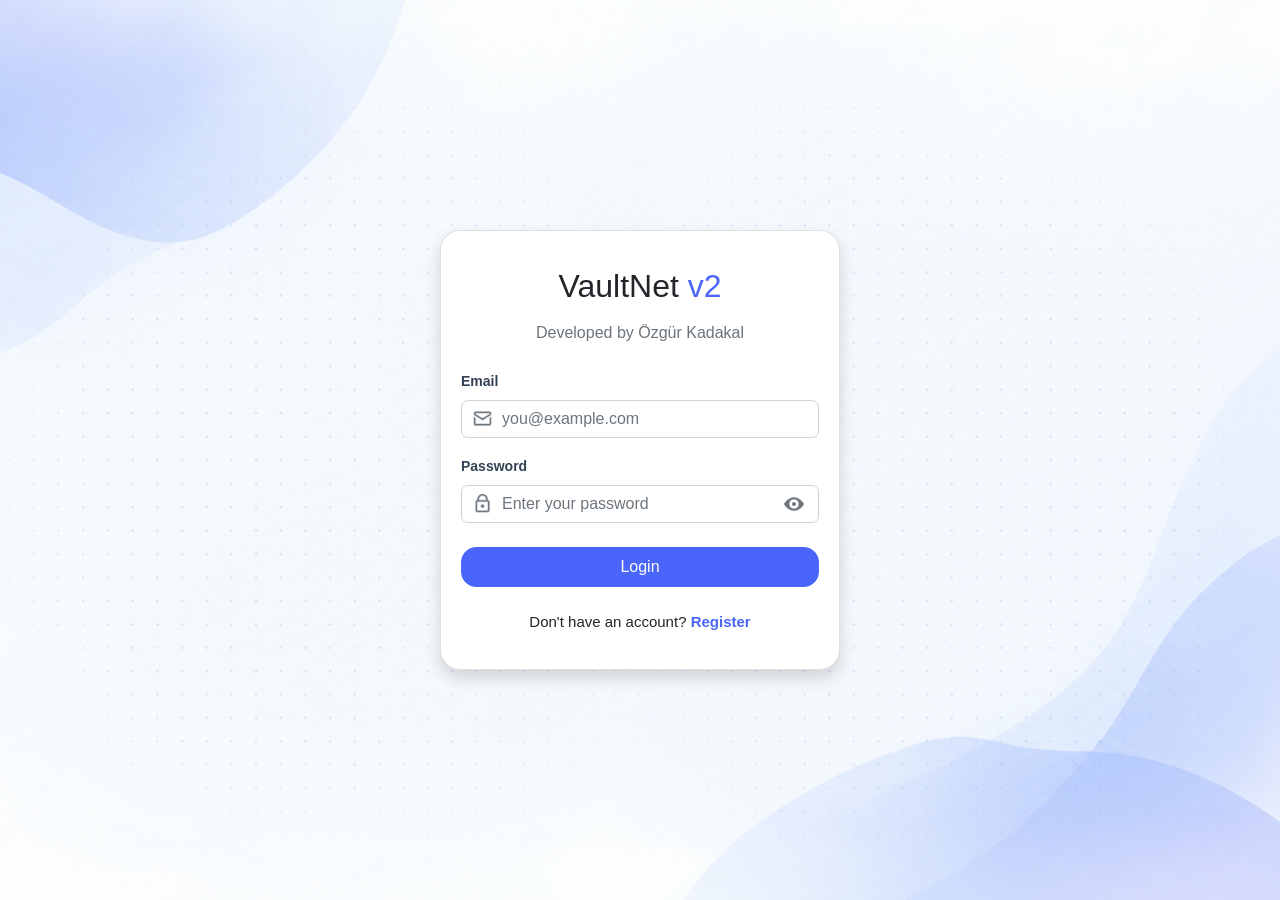
<file: Client/myprofile.html>
<!doctype html>

<html lang="en">
  <head>
    <meta charset="UTF-8" />

    <meta name="viewport" content="width=device-width, initial-scale=1.0" />

    <title>VaultNet - My Profile</title>

    <link
      rel="stylesheet"
      href="https://cdn.jsdelivr.net/npm/bootstrap@4.6.2/dist/css/bootstrap.min.css"
      integrity="sha384-xOolHFLEh07PJGoPkLv1IbcEPTNtaed2xpHsD9ESMhqIYd0nLMwNLD69Npy4HI+N"
      crossorigin="anonymous"
    />

    <link
      rel="stylesheet"
      href="https://cdnjs.cloudflare.com/ajax/libs/animate.css/4.1.1/animate.min.css"
    />

    <link rel="stylesheet" href="CSS/myprofile.css" />

    <link rel="stylesheet" href="CSS/navbar.css" />

    <link rel="stylesheet" href="CSS/global-loader.css" />

    <link rel="icon" type="image/png" href="Media/Icons/vaulticon.png" />
  </head>

  <body
    class="myprofile-background min-vh-100 p-2 p-lg-4 d-flex align-items-stretch"
  >
    <div id="page-loader-overlay" class="page-loader-overlay">
      <div id="top-progress-bar">
        <div class="bar-fill"></div>
      </div>
    </div>
    <div
      class="container-fluid p-0 shadow-lg d-flex flex-column animate__animated animate__fadeIn animate__faster"
      style="border-radius: 24px; overflow: hidden; background-color: #f8fafc"
    >
      <div class="row m-0 flex-grow-1 dashboard-row">
        <div
          class="col-12 sidebar bg-white p-4 d-flex flex-column"
          style="border-right: 1px solid #e5e7eb"
        >
          <h4 class="ml-1" style="color: #111827">
            VaultNet <span style="color: #4965fa">v2</span>
          </h4>

          <hr class="w-100 mt-2 mb-4" />

          <nav class="nav flex-column mb-auto">
            <a href="dashboard.html" class="custom-nav-link">
              <img
                src="Media/Icons/dashboard-icon.png"
                class="nav-icon"
                alt="Dashboard"
              />

              Dashboard
            </a>

            <a href="myvault.html" class="custom-nav-link">
              <img
                src="Media/Icons/myvault-icon.png"
                class="nav-icon"
                alt="My Vault"
              />

              My Vault
            </a>
            <a href="favorites.html" class="custom-nav-link">
              <img
                src="Media/Icons/favorite-icon.png"
                class="nav-icon"
                alt="My Vault"
              />
              Favorites
            </a>
            <a href="categories.html" class="custom-nav-link">
              <img
                src="Media/Icons/folder-icon.png"
                class="nav-icon"
                alt="My Vault"
              />
              Categories
            </a>
            <a href="myprofile.html" class="custom-nav-link active">
              <img
                src="Media/Icons/profile-icon-active.png"
                class="nav-icon"
                alt="Dashboard"
              />
              Profile
            </a>
            <hr class="w-100 mt-2 mb-3" style="border-top: 1px solid #e5e7eb" />

            <span class="nav-section-title px-3 mb-2">TOOLS</span>

            <a href="passwordgenerator.html" class="custom-nav-link">
              <img
                src="Media/Icons/key-icon.png"
                class="nav-icon"
                alt="Generator"
              />
              Password Generator
            </a>
          </nav>

          <div class="mt-auto w-100">
            <hr class="mb-3" />

            <div class="dropup w-100">
              <a
                href="#"
                class="custom-nav-link d-flex justify-content-between align-items-center w-100 mb-0 text-decoration-none"
                id="profileDropdown"
                data-toggle="dropdown"
                aria-haspopup="true"
                aria-expanded="false"
              >
                <div class="d-flex align-items-center">
                  <img
                    src="Media/Icons/avatar-icon.png"
                    class="profile-avatar-img"
                    alt="Profile"
                  />
                  <span class="ml-3 font-weight-bold text-dark"
                    >My Account</span
                  >
                </div>

                <svg
                  width="20"
                  height="20"
                  viewBox="0 0 24 24"
                  fill="none"
                  stroke="#6b7280"
                  stroke-width="2"
                  stroke-linecap="round"
                  stroke-linejoin="round"
                >
                  <polyline points="18 15 12 9 6 15"></polyline>
                </svg>
              </a>

              <div
                class="dropdown-menu w-100 shadow border-0 rounded-lg mb-2"
                aria-labelledby="profileDropdown"
              >
                <a
                  class="dropdown-item py-2 d-flex align-items-center"
                  href="myprofile.html"
                >
                  <img
                    src="Media/Icons/settings-icon.png"
                    alt="Profile"
                    class="mr-2"
                    style="width: 18px"
                  />
                  <span class="font-weight-bold text-dark"
                    >Profile Settings</span
                  >
                </a>

                <div class="dropdown-divider"></div>

                <button
                  class="dropdown-item py-2 d-flex align-items-center text-danger"
                  type="button"
                  id="logout-button"
                >
                  <img
                    src="Media/Icons/logout-icon.png"
                    alt="Logout"
                    class="mr-2"
                    style="width: 18px"
                  />
                  <span class="font-weight-bold">Log out</span>
                </button>
              </div>
            </div>
          </div>
        </div>

        <div class="col-12 main-content p-4 p-lg-5">
          <div class="mb-4">
            <h3 class="font-weight-bold text-dark mb-1">Profile</h3>
          </div>

          <div
            class="profile-banner d-flex flex-column flex-lg-row align-items-center p-3 p-lg-5 mb-5 border rounded myprofile-background"
            style="min-height: 220px"
          >
            <div class="mb-3 mb-lg-0 mr-lg-5">
              <img
                src="Media/Icons/avatar-icon.png"
                class="rounded-circle profile-avatar-img"
                style="width: 170px; height: 170px; object-fit: cover"
                alt="Profile Picture"
              />
            </div>

            <div class="d-flex flex-column">
              <div class="d-flex align-items-center mb-4">
                <div
                  class="rounded-circle d-flex justify-content-center align-items-center mr-3"
                  style="
                    width: 40px;

                    height: 40px;

                    background-color: #fff;

                    box-shadow: 0 2px 5px rgba(0, 0, 0, 0.05);
                  "
                >
                  <img
                    src="Media/Icons/blue-mail-icon.png"
                    style="width: 20px; height: 20px"
                    alt="Email Icon"
                  />
                </div>

                <div>
                  <div
                    style="font-size: 13px; color: #64748b; font-weight: 600"
                  >
                    Email
                  </div>

                  <div
                    class="profile-email-text"
                    style="font-size: 16px; color: #1e293b; font-weight: 600"
                    id="banner-email-text"
                  >
                    you@example.com
                  </div>
                </div>
              </div>

              <div class="d-flex align-items-center">
                <div
                  class="rounded-circle d-flex justify-content-center align-items-center mr-3"
                  style="
                    width: 40px;

                    height: 40px;

                    background-color: #fff;

                    box-shadow: 0 2px 5px rgba(0, 0, 0, 0.05);
                  "
                >
                  <img
                    src="Media/Icons/calendar-icon.png"
                    style="width: 20px; height: 20px"
                    alt="Date Icon"
                  />
                </div>

                <div>
                  <div
                    style="font-size: 13px; color: #64748b; font-weight: 600"
                  >
                    Created at
                  </div>

                  <div
                    class="profile-created-date"
                    style="font-size: 16px; color: #1e293b; font-weight: 600"
                    id="banner-created-date"
                  >
                    Sep 6, 2026
                  </div>
                </div>
              </div>
            </div>
          </div>

          <div class="mb-4">
            <h4 class="font-weight-bold text-dark mb-1">Account Settings</h4>
            <p class="text-muted" style="font-size: 14px">
              Manage your account settings and security.
            </p>
          </div>

          <div class="w-100">
            <div
              class="d-flex justify-content-between align-items-center p-4 mb-3 bg-white border rounded"
            >
              <div class="d-flex align-items-center">
                <img
                  src="Media/Icons/avatar-icon.png"
                  class="rounded-circle profile-avatar-img"
                  style="width: 54px; height: 54px; object-fit: cover"
                  alt="Profile Picture"
                />

                <div class="ml-3">
                  <h6 class="mb-1 font-weight-bold text-dark">
                    Profile Picture
                  </h6>

                  <small class="text-muted"
                    >Manage or update your profile picture.</small
                  >
                </div>
              </div>

              <button
                class="btn btn-outline-custom-blue font-weight-bold open-modal-btn"
                id="open-photo-modal-button"
              >
                Manage Photo
              </button>
            </div>

            <div
              class="d-flex justify-content-between align-items-center p-4 mb-3 bg-white border rounded"
            >
              <div class="d-flex align-items-center">
                <div
                  class="rounded-circle d-flex justify-content-center align-items-center"
                  style="
                    width: 54px;
                    height: 54px;
                    background-color: #e2e8ff;
                    flex-shrink: 0;
                  "
                >
                  <img
                    src="Media/Icons/blue-mail-icon.png"
                    style="width: 25px; height: 25px"
                    alt="Email Icon"
                  />
                </div>

                <div class="ml-3">
                  <h6 class="mb-1 font-weight-bold text-dark">Email Address</h6>

                  <small class="text-muted"
                    >Update the email address associated with your
                    account.</small
                  >
                </div>
              </div>

              <button
                class="btn btn-outline-custom-blue font-weight-bold"
                id="open-email-modal-button"
              >
                Change Email
              </button>
            </div>

            <div
              class="d-flex justify-content-between align-items-center p-4 mb-3 bg-white border rounded"
            >
              <div class="d-flex align-items-center">
                <div
                  class="rounded-circle d-flex justify-content-center align-items-center"
                  style="
                    width: 54px;
                    height: 54px;
                    background-color: #e2e8ff;
                    flex-shrink: 0;
                  "
                >
                  <img
                    src="Media/Icons/myvault-active-icon.png"
                    style="width: 25px; height: 25px"
                    alt="Password Icon"
                  />
                </div>

                <div class="ml-3">
                  <h6 class="mb-1 font-weight-bold text-dark">
                    Change Password
                  </h6>

                  <small class="text-muted"
                    >Keep your account secure by using a strong password.</small
                  >
                </div>
              </div>

              <button
                class="btn btn-outline-custom-blue font-weight-bold"
                id="open-password-modal-button"
              >
                Change Password
              </button>
            </div>

            <div
              class="d-flex justify-content-between align-items-center p-4 mb-3 bg-white border rounded"
            >
              <div class="d-flex align-items-center">
                <div
                  class="rounded-circle d-flex justify-content-center align-items-center"
                  style="
                    width: 54px;
                    height: 54px;
                    background-color: #fecaca;
                    flex-shrink: 0;
                  "
                >
                  <img
                    src="Media/Icons/logout-icon.png"
                    style="width: 23px; height: 23px"
                    alt="Logout Icon"
                  />
                </div>

                <div class="ml-3">
                  <h6 class="mb-1 font-weight-bold text-dark">
                    Log Out All Devices
                  </h6>

                  <small class="text-muted"
                    >Sign out of your account on all connected devices.</small
                  >
                </div>
              </div>

              <button
                class="btn btn-outline-danger font-weight-bold"
                id="open-logout-all-modal-button"
              >
                Log Out All
              </button>
            </div>

            <div
              class="d-flex justify-content-between align-items-center p-4 mb-3 bg-white border rounded"
            >
              <div class="d-flex align-items-center">
                <div
                  class="rounded-circle d-flex justify-content-center align-items-center"
                  style="
                    width: 54px;
                    height: 54px;
                    background-color: #fecaca;
                    flex-shrink: 0;
                  "
                >
                  <img
                    src="Media/Icons/trash-icon.png"
                    style="width: 25px; height: 25px"
                    alt="Delete Icon"
                  />
                </div>

                <div class="ml-3">
                  <h6 class="mb-1 font-weight-bold text-dark">
                    Delete Account
                  </h6>

                  <small class="text-muted"
                    >Permanently delete your account. Cannot be undone.</small
                  >
                </div>
              </div>

              <button
                class="btn btn-outline-danger font-weight-bold"
                id="open-delete-modal-button"
              >
                Delete Account
              </button>
            </div>
          </div>
        </div>
      </div>
    </div>

    <!--Modal Kısımları -->

    <!--Change Profile Picture Modal Kısımı -->

    <div class="modal fade" id="changePhotoModal">
      <div class="modal-dialog modal-dialog-centered">
        <div
          class="modal-content border-0 shadow-lg"
          style="border-radius: 16px"
        >
          <div class="modal-header border-bottom-0 pb-0 pt-4 px-4">
            <h5 class="modal-title font-weight-bold text-dark">
              Manage Profile Picture
            </h5>
          </div>

          <div class="modal-body px-4 py-3">
            <p class="text-muted mb-4" style="font-size: 14px">
              Upload a new image from your computer or remove your current
              profile picture.
            </p>

            <div
              id="photo-modal-alert"
              class="alert d-none animate__animated animate__fadeIn"
              role="alert"
            ></div>

            <div class="text-center mb-4">
              <img
                src="Media/Icons/avatar-icon.png"
                class="rounded-circle"
                style="width: 96px; height: 96px; object-fit: cover"
                alt="Current Avatar"
                id="previewAvatar"
              />
            </div>

            <div class="custom-file">
              <input
                type="file"
                class="custom-file-input"
                id="customFile"
                accept="image/*"
              />

              <label
                class="custom-file-label text-muted"
                for="customFile"
                id="file-label-photo-modal"
                >Choose file...</label
              >
            </div>
          </div>

          <div
            class="modal-footer border-top-0 pt-0 pb-4 px-4 d-flex justify-content-center flex-nowrap"
          >
            <button
              type="button"
              class="btn btn-danger font-weight-bold px-3"
              style="border-radius: 8px"
              id="remove-photo-button"
            >
              Remove Photo
            </button>

            <button
              type="button"
              class="btn btn-outline-secondary font-weight-bold px-3 mx-2 close-modal-btn"
              style="border-radius: 8px"
              id="cancel-photo-modal-button"
            >
              Cancel
            </button>

            <button
              type="button"
              id="save-photo-button"
              class="btn text-white font-weight-bold px-3"
              style="
                background-color: #4965fa;
                border-radius: 8px;
                white-space: nowrap;
              "
            >
              Change Photo
            </button>
          </div>
        </div>
      </div>
    </div>

    <!--Change Email Modal Kısımı -->

    <div class="modal fade" id="changeEmailModal">
      <div class="modal-dialog modal-dialog-centered">
        <div
          class="modal-content border-0 shadow-lg"
          style="border-radius: 16px"
        >
          <div class="modal-header border-bottom-0 pb-0 pt-4 px-4">
            <h5 class="modal-title font-weight-bold text-dark">
              Update Email Address
            </h5>
          </div>

          <div class="modal-body px-4 py-3">
            <p class="text-muted mb-4" style="font-size: 14px">
              Enter your new email address below.
            </p>

            <div
              id="email-modal-alert"
              class="alert d-none animate__animated animate__fadeIn"
              role="alert"
            ></div>

            <div class="form-group">
              <label style="font-weight: bold; font-size: 14px; color: #334155"
                >New Email</label
              >

              <input
                type="email"
                id="new-email-input"
                class="form-control"
                placeholder="new@example.com"
                style="border-radius: 7px; color: #334155"
              />
            </div>
          </div>

          <div class="modal-footer border-top-0 pt-0 pb-4 px-4">
            <button
              type="button"
              class="btn btn-outline-secondary font-weight-bold px-4 close-modal-btn"
              style="border-radius: 8px"
              id="cancel-email-modal-button"
            >
              Cancel
            </button>

            <button
              type="button"
              id="save-email-button"
              class="btn text-white font-weight-bold px-4"
              style="background-color: #4965fa; border-radius: 8px"
            >
              Change Email
            </button>
          </div>
        </div>
      </div>
    </div>

    <!--Change Password Modal Kısımı -->

    <div class="modal fade" id="changePasswordModal">
      <div class="modal-dialog modal-dialog-centered">
        <div
          class="modal-content border-0 shadow-lg"
          style="border-radius: 16px"
        >
          <div class="modal-header border-bottom-0 pb-0 pt-4 px-4">
            <h5 class="modal-title font-weight-bold text-dark">
              Update Password
            </h5>
          </div>

          <div class="modal-body px-4 py-3">
            <p class="text-muted mb-4" style="font-size: 14px">
              Please enter your current password and choose a new secure
              password.
            </p>

            <div
              id="password-modal-alert"
              class="alert d-none animate__animated animate__fadeIn"
              role="alert"
            ></div>

            <div class="form-group">
              <label style="font-weight: bold; font-size: 14px; color: #334155"
                >Current Password</label
              >

              <div class="position-relative">
                <input
                  type="password"
                  id="current-password-input"
                  class="form-control password-input-icon"
                  placeholder="Enter current password"
                  style="border-radius: 7px; color: #334155"
                />

                <img
                  src="Media/Icons/open-eye-icon.png"
                  class="password-eye-icon"
                  id="toggle-current-password"
                  alt="Toggle Password"
                />
              </div>
            </div>

            <div class="form-group">
              <label style="font-weight: bold; font-size: 14px; color: #334155"
                >New Password</label
              >

              <div class="position-relative">
                <input
                  type="password"
                  id="new-password-input"
                  class="form-control password-input-icon"
                  placeholder="Enter new password"
                  style="border-radius: 7px; color: #334155"
                />

                <img
                  src="Media/Icons/open-eye-icon.png"
                  class="password-eye-icon"
                  id="toggle-new-password"
                  alt="Toggle Password"
                />
              </div>
            </div>

            <div class="form-group mb-0">
              <label style="font-weight: bold; font-size: 14px; color: #334155"
                >Confirm New Password</label
              >

              <div class="position-relative">
                <input
                  type="password"
                  id="confirm-password-input"
                  class="form-control password-input-icon"
                  placeholder="Confirm new password"
                  style="border-radius: 7px; color: #334155"
                />

                <img
                  src="Media/Icons/open-eye-icon.png"
                  class="password-eye-icon"
                  id="toggle-confirm-password"
                  alt="Toggle Password"
                />
              </div>
            </div>
          </div>

          <div class="modal-footer border-top-0 pt-3 pb-4 px-4">
            <button
              type="button"
              class="btn btn-outline-secondary font-weight-bold px-4 close-modal-btn"
              style="border-radius: 8px"
              id="cancel-password-modal-button"
            >
              Cancel
            </button>

            <button
              type="button"
              id="save-password-button"
              class="btn text-white font-weight-bold px-4"
              style="background-color: #4965fa; border-radius: 8px"
            >
              Change Password
            </button>
          </div>
        </div>
      </div>
    </div>

    <!--Delete Account Modal Kısmı -->

    <div class="modal fade" id="deleteAccountModal">
      <div class="modal-dialog modal-dialog-centered">
        <div
          class="modal-content border-0 shadow-lg"
          style="border-radius: 16px"
        >
          <div class="modal-header border-bottom-0 pb-0 pt-4 px-4">
            <h5 class="modal-title font-weight-bold text-danger">
              Delete Account
            </h5>
          </div>

          <div class="modal-body px-4 py-3">
            <p class="text-muted mb-4" style="font-size: 14px">
              This action is permanent and cannot be undone. All your data will
              be permanently deleted. Please enter your password to confirm.
            </p>

            <div
              id="delete-modal-alert"
              class="alert d-none animate__animated animate__fadeIn"
              role="alert"
            ></div>

            <div class="form-group mb-0">
              <label style="font-weight: bold; font-size: 14px; color: #334155"
                >Current Password</label
              >

              <div class="position-relative">
                <input
                  type="password"
                  id="delete-password-input"
                  class="form-control password-input-icon"
                  placeholder="Enter your password"
                  style="border-radius: 7px; color: #334155"
                />

                <img
                  src="Media/Icons/open-eye-icon.png"
                  class="password-eye-icon"
                  id="toggle-delete-password"
                  alt="Toggle Password"
                />
              </div>
            </div>
          </div>

          <div class="modal-footer border-top-0 pt-3 pb-4 px-4">
            <button
              type="button"
              class="btn btn-outline-secondary font-weight-bold px-4 close-modal-btn"
              style="border-radius: 8px"
              id="cancel-delete-modal-button"
            >
              Cancel
            </button>

            <button
              type="button"
              id="confirm-delete-button"
              class="btn btn-danger font-weight-bold px-4"
              style="border-radius: 8px"
            >
              Delete Account
            </button>
          </div>
        </div>
      </div>
    </div>

    <!-- Bütün heryerden çıkış yap Modal Kısmı -->

    <div class="modal fade" id="logoutAllDevicesModal">
      <div class="modal-dialog modal-dialog-centered">
        <div
          class="modal-content border-0 shadow-lg"
          style="border-radius: 16px"
        >
          <div class="modal-header border-bottom-0 pb-0 pt-4 px-4">
            <h5 class="modal-title font-weight-bold text-danger">
              Log Out All Devices
            </h5>
          </div>

          <div class="modal-body px-4 py-3">
            <p class="text-muted mb-4" style="font-size: 14px">
              Are you sure you want to log out from all devices? You will be
              signed out everywhere, including this current session.
            </p>

            <div
              id="logout-all-modal-alert"
              class="alert d-none animate__animated animate__fadeIn"
              role="alert"
            ></div>
          </div>

          <div class="modal-footer border-top-0 pt-3 pb-4 px-4">
            <button
              type="button"
              class="btn btn-outline-secondary font-weight-bold px-4 close-modal-btn"
              data-dismiss="modal"
              style="border-radius: 8px"
              id="cancel-logout-all-modal-button"
            >
              Cancel
            </button>

            <button
              type="button"
              id="confirm-logout-all-button"
              class="btn btn-danger font-weight-bold px-4"
              style="border-radius: 8px"
            >
              Log Out All
            </button>
          </div>
        </div>
      </div>
    </div>

    <script
      src="https://cdn.jsdelivr.net/npm/jquery@3.5.1/dist/jquery.slim.min.js"
      integrity="sha384-DfXdz2htPH0lsSSs5nCTpuj/zy4C+OGpamoFVy38MVBnE+IbbVYUew+OrCXaRkfj"
      crossorigin="anonymous"
    ></script>

    <script
      src="https://cdn.jsdelivr.net/npm/popper.js@1.16.1/dist/umd/popper.min.js"
      integrity="sha384-9/reFTGAW83EW2RDu2S0VKaIzap3H66lZH81PoYlFhbGU+6BZp6G7niu735Sk7lN"
      crossorigin="anonymous"
    ></script>

    <script
      src="https://cdn.jsdelivr.net/npm/bootstrap@4.6.2/dist/js/bootstrap.min.js"
      integrity="sha384-+sLIOodYLS7CIrQpBjl+C7nPvqq+FbNUBDunl/OZv93DB7Ln/533i8e/mZXLi/P+"
      crossorigin="anonymous"
    ></script>

    <script src="JS/helpers.js"></script>

    <script src="JS/config.js"></script>

    <script src="JS/services/authService.js"></script>

    <script src="JS/services/userProfileService.js"></script>

    <script src="JS/navbar.js"></script>

    <script src="JS/pages/myprofile.js"></script>
  </body>
</html>
</file>
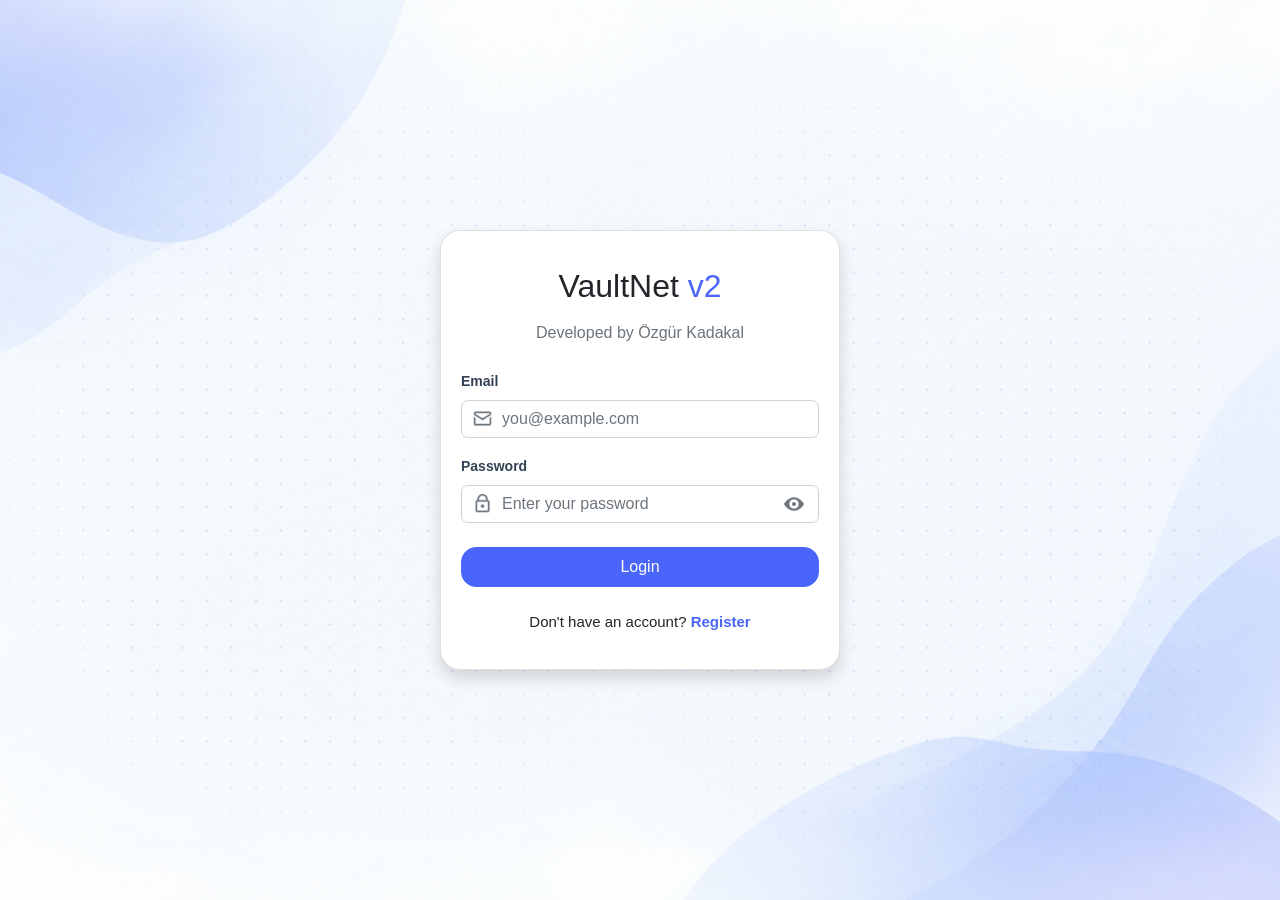
<file: Client/myvault.html>
<!doctype html>
<html lang="en">
  <head>
    <meta charset="UTF-8" />
    <meta name="viewport" content="width=device-width, initial-scale=1.0" />
    <title>VaultNet - My Vault</title>

    <link
      rel="stylesheet"
      href="https://cdn.jsdelivr.net/npm/bootstrap@4.6.2/dist/css/bootstrap.min.css"
      integrity="sha384-xOolHFLEh07PJGoPkLv1IbcEPTNtaed2xpHsD9ESMhqIYd0nLMwNLD69Npy4HI+N"
      crossorigin="anonymous"
    />

    <link
      rel="stylesheet"
      href="https://cdnjs.cloudflare.com/ajax/libs/animate.css/4.1.1/animate.min.css"
    />
    <link rel="stylesheet" href="CSS/myvault.css" />
    <link rel="stylesheet" href="CSS/navbar.css" />
    <link rel="stylesheet" href="CSS/global-loader.css" />

    <link rel="icon" type="image/png" href="Media/Icons/vaulticon.png" />
  </head>
  <body
    class="myvault-background min-vh-100 p-2 p-lg-4 d-flex align-items-stretch"
  >
    <div id="page-loader-overlay" class="page-loader-overlay">
      <div id="top-progress-bar">
        <div class="bar-fill"></div>
      </div>
    </div>
    <div
      class="container-fluid p-0 shadow-lg d-flex flex-column animate__animated animate__fadeIn animate__faster"
      style="border-radius: 24px; overflow: hidden; background-color: #f8fafc"
    >
      <div class="row m-0 flex-grow-1 dashboard-row">
        <div
          class="col-12 sidebar bg-white p-4 d-flex flex-column"
          style="border-right: 1px solid #e5e7eb"
        >
          <h4 class="ml-1" style="color: #111827">
            VaultNet <span style="color: #4965fa">v2</span>
          </h4>
          <hr class="w-100 mt-2 mb-4" />

          <nav class="nav flex-column mb-auto">
            <a href="dashboard.html" class="custom-nav-link">
              <img
                src="Media/Icons/dashboard-icon.png"
                class="nav-icon"
                alt="Dashboard"
              />
              Dashboard
            </a>
            <a href="myvault.html" class="custom-nav-link active">
              <img
                src="Media/Icons/myvault-active-icon.png"
                class="nav-icon"
                alt="My Vault"
              />
              My Vault
            </a>
            <a href="favorites.html" class="custom-nav-link">
              <img
                src="Media/Icons/favorite-icon.png"
                class="nav-icon"
                alt="My Vault"
              />
              Favorites
            </a>
            <a href="categories.html" class="custom-nav-link">
              <img
                src="Media/Icons/folder-icon.png"
                class="nav-icon"
                alt="My Vault"
              />
              Categories
            </a>
            <a href="myprofile.html" class="custom-nav-link">
              <img
                src="Media/Icons/profile-icon.png"
                class="nav-icon"
                alt="Dashboard"
              />
              Profile
            </a>
            <hr class="w-100 mt-2 mb-3" style="border-top: 1px solid #e5e7eb" />

            <span class="nav-section-title px-3 mb-2">TOOLS</span>

            <a href="passwordgenerator.html" class="custom-nav-link">
              <img
                src="Media/Icons/key-icon.png"
                class="nav-icon"
                alt="Generator"
              />
              Password Generator
            </a>
          </nav>
          <div class="mt-auto w-100">
            <hr class="mb-3" />

            <div class="dropup w-100">
              <a
                href="#"
                class="custom-nav-link d-flex justify-content-between align-items-center w-100 mb-0 text-decoration-none"
                id="profileDropdown"
                data-toggle="dropdown"
                aria-haspopup="true"
                aria-expanded="false"
              >
                <div class="d-flex align-items-center">
                  <img
                    src="Media/Icons/avatar-icon.png"
                    class="profile-avatar-img"
                    alt="Profile"
                  />
                  <span class="ml-3 font-weight-bold text-dark"
                    >My Account</span
                  >
                </div>

                <svg
                  width="20"
                  height="20"
                  viewBox="0 0 24 24"
                  fill="none"
                  stroke="#6b7280"
                  stroke-width="2"
                  stroke-linecap="round"
                  stroke-linejoin="round"
                >
                  <polyline points="18 15 12 9 6 15"></polyline>
                </svg>
              </a>

              <div
                class="dropdown-menu w-100 shadow border-0 rounded-lg mb-2"
                aria-labelledby="profileDropdown"
              >
                <a
                  class="dropdown-item py-2 d-flex align-items-center"
                  href="myprofile.html"
                >
                  <img
                    src="Media/Icons/settings-icon.png"
                    alt="Profile"
                    class="mr-2"
                    style="width: 18px"
                  />
                  <span class="font-weight-bold text-dark"
                    >Profile Settings</span
                  >
                </a>

                <div class="dropdown-divider"></div>

                <button
                  class="dropdown-item py-2 d-flex align-items-center text-danger"
                  type="button"
                  id="logout-button"
                >
                  <img
                    src="Media/Icons/logout-icon.png"
                    alt="Logout"
                    class="mr-2"
                    style="width: 18px"
                  />
                  <span class="font-weight-bold">Log out</span>
                </button>
              </div>
            </div>
          </div>
        </div>
        <div class="col-12 main-content p-4 p-lg-5">
          <div class="d-flex align-items-center mb-5">
            <div
              class="mr-3 d-flex align-items-center justify-content-center flex-shrink-0 pg-header-icon-box"
            >
              <img
                src="Media/Icons/myvault-active-icon.png"
                alt="Generator Icon"
                style="width: 32px; height: 32px"
              />
            </div>
            <div class="mb-0">
              <h3 class="font-weight-bold text-dark mb-1">My Vault</h3>
              <p class="text-muted mb-0" style="font-size: 14px">
                Manage and organize your secure credentials and sensitive
                information in one place.
              </p>
            </div>
          </div>

          <div
            id="vault-alert"
            class="alert d-none animate__animated animate__fadeIn mb-4"
            role="alert"
          ></div>

          <div
            class="bg-white p-3 p-md-4 shadow-sm"
            style="border-radius: 20px"
          >
            <div class="d-flex align-items-center mb-3">
              <img
                src="Media/Icons/items-icon.png"
                style="width: 30px; height: 30px"
                class="mr-2"
                alt="Items Icon"
              />
              <h4
                class="mb-0 font-weight-bold"
                style="color: #1e1b4b; font-size: 21px"
              >
                Items
              </h4>
            </div>

            <div class="d-flex flex-column flex-md-row align-items-center">
              <div
                class="position-relative flex-grow-1 w-100 mr-md-3 mb-3 mb-md-0"
              >
                <img
                  src="Media/Icons/search-icon.png"
                  class="vault-search-icon"
                  alt="Search"
                />
                <input
                  type="text"
                  class="form-control border-0 w-100 vault-search-input"
                  placeholder="Search your vault..."
                  id="vault-search-input"
                />
              </div>

              <button
                type="button"
                class="btn text-white font-weight-bold px-4 d-flex align-items-center justify-content-center flex-shrink-0 vault-add-btn"
                id="open-add-item-modal-button"
              >
                <img
                  src="Media/Icons/add-icon.png"
                  style="width: 18px; height: 18px"
                  class="mr-2"
                  alt="Add"
                />
                Add Item
              </button>
            </div>
          </div>
          <div class="row mt-4" id="vault-items-container">
            <!-- script ile burası doluyor o yüzden bir şey yazmadım. myvault.js içinde -->
          </div>

          <div
            id="pagination-container"
            class="d-flex justify-content-center align-items-center"
          >
            <!-- script ile burası doluyor o yüzden bir şey yazmadım. myvault.js içinde -->
          </div>
        </div>
      </div>
    </div>

    <!--Modal Kısımları -->

    <!-- Item Ekleme Modal Kısmı-->

    <div class="modal fade" id="addItemModal">
      <div class="modal-dialog modal-dialog-centered">
        <div
          class="modal-content border-0 shadow-lg"
          style="border-radius: 16px"
        >
          <div class="modal-header border-bottom-0 pb-0 pt-4 px-4">
            <h5 class="modal-title font-weight-bold text-dark">
              Add New Vault Item
            </h5>
          </div>

          <div class="modal-body px-4 py-3">
            <p class="text-muted mb-4" style="font-size: 14px">
              Enter the information you want to store securely in your vault.
            </p>

            <div
              id="add-item-alert"
              class="alert d-none animate__animated animate__fadeIn"
              role="alert"
            ></div>

            <div class="form-group">
              <label style="font-weight: bold; font-size: 14px; color: #334155"
                >Item Name <span class="text-danger">*</span></label
              >
              <input
                type="text"
                id="add-title-input"
                class="form-control"
                placeholder="GitHub, Netflix, Gmail..."
                style="border-radius: 7px; color: #334155"
              />
            </div>

            <div class="form-group">
              <label style="font-weight: bold; font-size: 14px; color: #334155"
                >Username / Email <span class="text-danger">*</span></label
              >
              <input
                type="text"
                id="add-username-input"
                class="form-control"
                placeholder="user@example.com, username..."
                style="border-radius: 7px; color: #334155"
              />
            </div>

            <div class="form-group">
              <label style="font-weight: bold; font-size: 14px; color: #334155"
                >Password <span class="text-danger">*</span></label
              >
              <div class="position-relative">
                <input
                  type="password"
                  id="add-password-input"
                  class="form-control password-input-icon"
                  placeholder="Enter password"
                  style="border-radius: 7px; color: #334155"
                />
                <img
                  src="Media/Icons/open-eye-icon.png"
                  class="password-eye-icon"
                  id="toggle-add-password"
                  alt="Toggle Password"
                />
              </div>
            </div>

            <div class="form-group">
              <label style="font-weight: bold; font-size: 14px; color: #334155"
                >Website (Optional)</label
              >
              <input
                type="text"
                id="add-domain-input"
                class="form-control"
                placeholder="https://example.com"
                style="border-radius: 7px; color: #334155"
              />
            </div>

            <div class="form-group mb-0">
              <label style="font-weight: bold; font-size: 14px; color: #334155"
                >Category (Optional)</label
              >
              <select
                id="add-category-select"
                class="form-control"
                style="border-radius: 7px; color: #334155; cursor: pointer"
              >
                <option value="">No Category (Uncategorized)</option>
                <!-- js ile dolacak -->
              </select>
            </div>
          </div>

          <div class="modal-footer border-top-0 pt-3 pb-4 px-4">
            <button
              type="button"
              class="btn btn-outline-secondary font-weight-bold px-4 close-modal-btn"
              style="border-radius: 8px"
              id="cancel-add-modal-button"
            >
              Cancel
            </button>

            <button
              type="button"
              id="save-item-button"
              class="btn text-white font-weight-bold px-4"
              style="background-color: #4965fa; border-radius: 8px"
            >
              Add Item
            </button>
          </div>
        </div>
      </div>
    </div>

    <script
      src="https://cdn.jsdelivr.net/npm/jquery@3.5.1/dist/jquery.slim.min.js"
      integrity="sha384-DfXdz2htPH0lsSSs5nCTpuj/zy4C+OGpamoFVy38MVBnE+IbbVYUew+OrCXaRkfj"
      crossorigin="anonymous"
    ></script>
    <script
      src="https://cdn.jsdelivr.net/npm/popper.js@1.16.1/dist/umd/popper.min.js"
      integrity="sha384-9/reFTGAW83EW2RDu2S0VKaIzap3H66lZH81PoYlFhbGU+6BZp6G7niu735Sk7lN"
      crossorigin="anonymous"
    ></script>
    <script
      src="https://cdn.jsdelivr.net/npm/bootstrap@4.6.2/dist/js/bootstrap.min.js"
      integrity="sha384-+sLIOodYLS7CIrQpBjl+C7nPvqq+FbNUBDunl/OZv93DB7Ln/533i8e/mZXLi/P+"
      crossorigin="anonymous"
    ></script>
    <script src="JS/helpers.js"></script>
    <script src="JS/config.js"></script>
    <script src="JS/services/authService.js"></script>
    <script src="JS/services/vaultItemService.js"></script>
    <script src="JS/services/categoryService.js"></script>
    <script src="JS/navbar.js"></script>
    <script src="JS/pages/myvault.js"></script>
  </body>
</html>
</file>
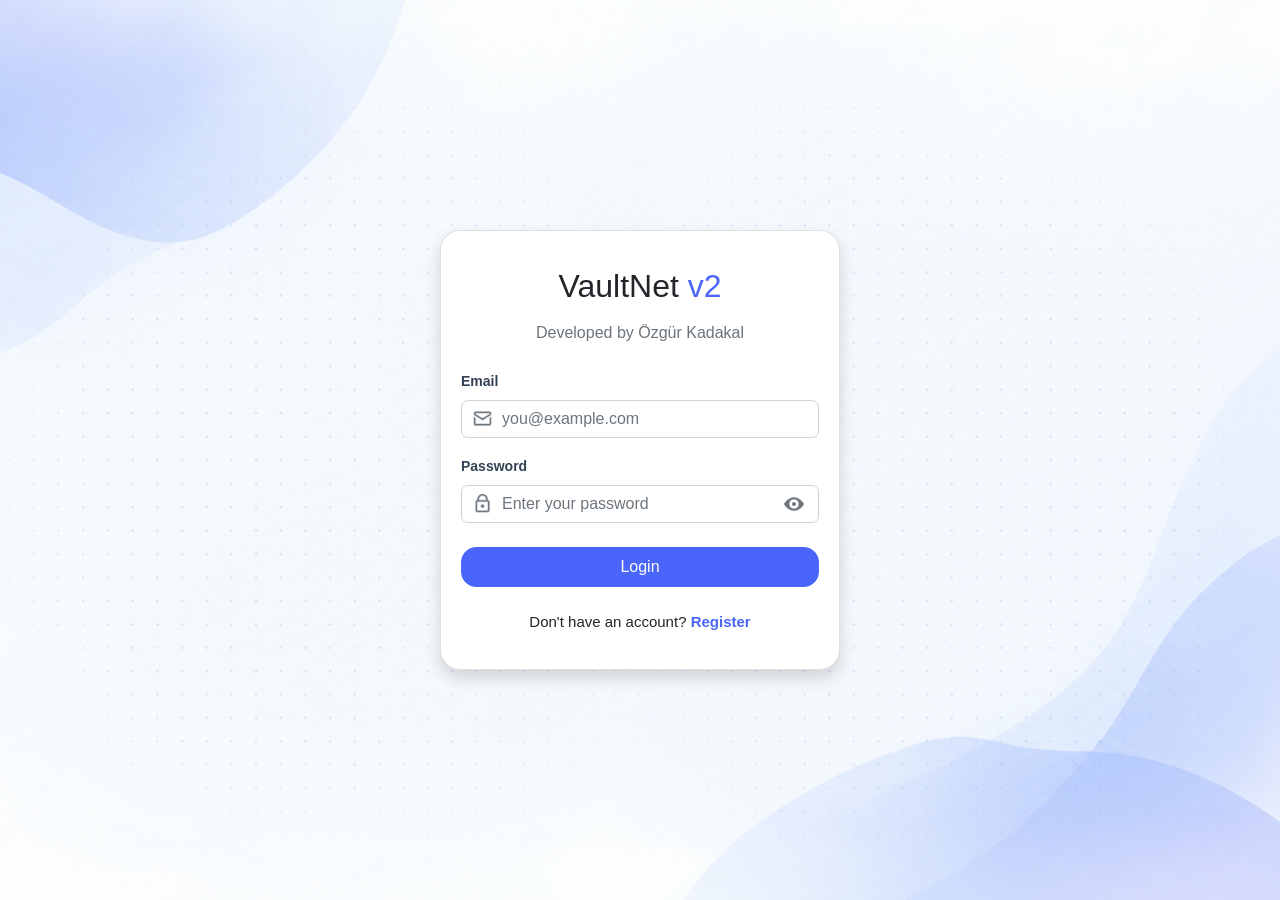
<file: Client/passwordgenerator.html>
<!doctype html>
<html lang="en">
  <head>
    <meta charset="UTF-8" />
    <meta name="viewport" content="width=device-width, initial-scale=1.0" />
    <title>VaultNet - Password Generator</title>

    <link
      rel="stylesheet"
      href="https://cdn.jsdelivr.net/npm/bootstrap@4.6.2/dist/css/bootstrap.min.css"
      integrity="sha384-xOolHFLEh07PJGoPkLv1IbcEPTNtaed2xpHsD9ESMhqIYd0nLMwNLD69Npy4HI+N"
      crossorigin="anonymous"
    />
    <link
      rel="stylesheet"
      href="https://cdnjs.cloudflare.com/ajax/libs/animate.css/4.1.1/animate.min.css"
    />
    <link rel="stylesheet" href="CSS/passwordgenerator.css" />
    <link rel="stylesheet" href="CSS/navbar.css" />

    <link rel="icon" type="image/png" href="Media/Icons/vaulticon.png" />
  </head>
  <body
    class="password-generator-background min-vh-100 p-2 p-lg-4 d-flex align-items-stretch"
  >
    <div id="page-loader-overlay" class="page-loader-overlay">
      <div id="top-progress-bar">
        <div class="bar-fill"></div>
      </div>
    </div>
    <div
      class="container-fluid p-0 shadow-lg d-flex flex-column animate__animated animate__fadeIn animate__faster"
      style="border-radius: 24px; overflow: hidden; background-color: #f8fafc"
    >
      <div class="row m-0 flex-grow-1 dashboard-row">
        <div
          class="col-12 sidebar bg-white p-4 d-flex flex-column"
          style="border-right: 1px solid #e5e7eb"
        >
          <h4 class="ml-1" style="color: #111827">
            VaultNet <span style="color: #4965fa">v2</span>
          </h4>
          <hr class="w-100 mt-2 mb-4" />

          <nav class="nav flex-column mb-auto">
            <a href="dashboard.html" class="custom-nav-link">
              <img
                src="Media/Icons/dashboard-icon.png"
                class="nav-icon"
                alt="Dashboard"
              />
              Dashboard
            </a>
            <a href="myvault.html" class="custom-nav-link">
              <img
                src="Media/Icons/myvault-icon.png"
                class="nav-icon"
                alt="My Vault"
              />
              My Vault
            </a>
            <a href="favorites.html" class="custom-nav-link">
              <img
                src="Media/Icons/favorite-icon.png"
                class="nav-icon"
                alt="Favorites"
              />
              Favorites
            </a>
            <a href="categories.html" class="custom-nav-link">
              <img
                src="Media/Icons/folder-icon.png"
                class="nav-icon"
                alt="My Vault"
              />
              Categories
            </a>
            <a href="myprofile.html" class="custom-nav-link">
              <img
                src="Media/Icons/profile-icon.png"
                class="nav-icon"
                alt="Profile"
              />
              Profile
            </a>
            <hr class="w-100 mt-2 mb-3" style="border-top: 1px solid #e5e7eb" />

            <span class="nav-section-title px-3 mb-2">TOOLS</span>

            <a href="passwordgenerator.html" class="custom-nav-link active">
              <img
                src="Media/Icons/key-icon-active.png"
                class="nav-icon"
                alt="Generator"
              />
              Password Generator
            </a>
          </nav>

          <div class="mt-auto w-100">
            <hr class="mb-3" />
            <div class="dropup w-100">
              <a
                href="#"
                class="custom-nav-link d-flex justify-content-between align-items-center w-100 mb-0 text-decoration-none"
                id="profileDropdown"
                data-toggle="dropdown"
                aria-haspopup="true"
                aria-expanded="false"
              >
                <div class="d-flex align-items-center">
                  <img
                    src="Media/Icons/avatar-icon.png"
                    class="profile-avatar-img"
                    alt="Profile"
                  />
                  <span class="ml-3 font-weight-bold text-dark"
                    >My Account</span
                  >
                </div>
                <svg
                  width="20"
                  height="20"
                  viewBox="0 0 24 24"
                  fill="none"
                  stroke="#6b7280"
                  stroke-width="2"
                  stroke-linecap="round"
                  stroke-linejoin="round"
                >
                  <polyline points="18 15 12 9 6 15"></polyline>
                </svg>
              </a>

              <div
                class="dropdown-menu w-100 shadow border-0 rounded-lg mb-2"
                aria-labelledby="profileDropdown"
              >
                <a
                  class="dropdown-item py-2 d-flex align-items-center"
                  href="myprofile.html"
                >
                  <img
                    src="Media/Icons/settings-icon.png"
                    alt="Profile"
                    class="mr-2"
                    style="width: 18px"
                  />
                  <span class="font-weight-bold text-dark"
                    >Profile Settings</span
                  >
                </a>
                <div class="dropdown-divider"></div>
                <button
                  class="dropdown-item py-2 d-flex align-items-center text-danger"
                  type="button"
                  id="logout-button"
                >
                  <img
                    src="Media/Icons/logout-icon.png"
                    alt="Logout"
                    class="mr-2"
                    style="width: 18px"
                  />
                  <span class="font-weight-bold">Log out</span>
                </button>
              </div>
            </div>
          </div>
        </div>

        <div class="col-12 main-content p-4 p-lg-5">
          <div class="d-flex align-items-center mb-5">
            <div
              class="mr-3 d-flex align-items-center justify-content-center flex-shrink-0 pg-header-icon-box"
            >
              <img
                src="Media/Icons/key-icon-active.png"
                alt="Generator Icon"
                style="width: 32px; height: 32px"
              />
            </div>
            <div>
              <h3
                class="font-weight-bold text-dark mb-1"
                style="font-size: 24px"
              >
                Password Generator
              </h3>
              <p class="text-muted mb-0" style="font-size: 14px">
                Create strong and secure passwords for your accounts.
              </p>
            </div>
          </div>

          <div class="row">
            <div class="col-12 col-xl-9">
              <div class="card border-0 shadow-sm p-4 pg-card">
                <div class="input-group mb-5 pg-input-group">
                  <input
                    type="text"
                    id="generated-password"
                    class="form-control h-100 font-weight-bold pg-input-field"
                    value="-"
                    readonly
                  />
                  <div class="input-group-append">
                    <button
                      class="btn d-flex align-items-center justify-content-center pg-copy-btn"
                      id="copy-password-btn"
                    >
                      <img
                        src="Media/Icons/copy-icon.png"
                        alt="Copy"
                        style="width: 22px"
                      />
                    </button>
                  </div>
                </div>

                <div class="mb-4">
                  <h5
                    class="font-weight-bold text-dark mb-1"
                    style="font-size: 18px"
                  >
                    Password Options
                  </h5>
                  <p class="text-muted mb-0" style="font-size: 14px">
                    Customize your password settings.
                  </p>
                </div>

                <div class="row">
                  <div class="col-12 col-md-6 mb-3">
                    <div
                      class="d-flex align-items-center justify-content-between p-3 h-100 pg-option-card"
                    >
                      <div class="d-flex align-items-center">
                        <div
                          class="d-flex align-items-center justify-content-center mr-3 font-weight-bold text-muted pg-option-icon"
                        >
                          <img
                            src="Media/Icons/length-icon.png"
                            alt="Len"
                            style="width: 24px; opacity: 0.6"
                          />
                        </div>
                        <span
                          class="font-weight-bold text-dark"
                          style="font-size: 14px"
                          >Length</span
                        >
                      </div>
                      <div class="d-flex align-items-center">
                        <select
                          id="password-length-select"
                          class="custom-select font-weight-bold text-dark border-0 shadow-none pg-length-select"
                        >
                          <option value="6">6</option>
                          <option value="7">7</option>
                          <option value="8">8</option>
                          <option value="9">9</option>
                          <option value="10">10</option>
                          <option value="11">11</option>
                          <option value="12">12</option>
                          <option value="13">13</option>
                          <option value="14">14</option>
                          <option value="15">15</option>
                          <option value="16" selected>16</option>
                          <option value="17">17</option>
                          <option value="18">18</option>
                          <option value="19">19</option>
                          <option value="20">20</option>
                          <option value="21">21</option>
                          <option value="22">22</option>
                          <option value="23">23</option>
                          <option value="24">24</option>
                          <option value="25">25</option>
                          <option value="26">26</option>
                          <option value="27">27</option>
                          <option value="28">28</option>
                          <option value="29">29</option>
                          <option value="30">30</option>
                          <option value="31">31</option>
                          <option value="32">32</option>
                          <option value="33">33</option>
                          <option value="34">34</option>
                          <option value="35">35</option>
                          <option value="36">36</option>
                          <option value="37">37</option>
                          <option value="38">38</option>
                          <option value="39">39</option>
                          <option value="40">40</option>
                          <option value="41">41</option>
                          <option value="42">42</option>
                          <option value="43">43</option>
                          <option value="44">44</option>
                          <option value="45">45</option>
                          <option value="46">46</option>
                          <option value="47">47</option>
                          <option value="48">48</option>
                          <option value="49">49</option>
                          <option value="50">50</option>
                          <option value="51">51</option>
                          <option value="52">52</option>
                          <option value="53">53</option>
                          <option value="54">54</option>
                          <option value="55">55</option>
                          <option value="56">56</option>
                          <option value="57">57</option>
                          <option value="58">58</option>
                          <option value="59">59</option>
                          <option value="60">60</option>
                        </select>
                      </div>
                    </div>
                  </div>

                  <div class="col-12 col-md-6 mb-3">
                    <div
                      class="d-flex align-items-center justify-content-between p-3 h-100 pg-option-card"
                    >
                      <div class="d-flex align-items-center">
                        <div
                          class="d-flex align-items-center justify-content-center mr-3 font-weight-bold text-muted pg-option-icon"
                        >
                          A
                        </div>
                        <span
                          class="font-weight-bold text-dark"
                          style="font-size: 14px"
                          >Include Uppercase Letters</span
                        >
                      </div>
                      <div
                        class="custom-control custom-switch pg-switch-wrapper"
                      >
                        <input
                          type="checkbox"
                          class="custom-control-input pg-switch-input"
                          id="include-uppercase"
                          checked
                        />
                        <label
                          class="custom-control-label"
                          for="include-uppercase"
                          style="cursor: pointer"
                        ></label>
                      </div>
                    </div>
                  </div>

                  <div class="col-12 col-md-6 mb-3">
                    <div
                      class="d-flex align-items-center justify-content-between p-3 h-100 pg-option-card"
                    >
                      <div class="d-flex align-items-center">
                        <div
                          class="d-flex align-items-center justify-content-center mr-3 font-weight-bold text-muted pg-option-icon"
                        >
                          a
                        </div>
                        <span
                          class="font-weight-bold text-dark"
                          style="font-size: 14px"
                          >Include Lowercase Letters</span
                        >
                      </div>
                      <div
                        class="custom-control custom-switch pg-switch-wrapper"
                      >
                        <input
                          type="checkbox"
                          class="custom-control-input pg-switch-input"
                          id="include-lowercase"
                          checked
                        />
                        <label
                          class="custom-control-label"
                          for="include-lowercase"
                          style="cursor: pointer"
                        ></label>
                      </div>
                    </div>
                  </div>

                  <div class="col-12 col-md-6 mb-3">
                    <div
                      class="d-flex align-items-center justify-content-between p-3 h-100 pg-option-card"
                    >
                      <div class="d-flex align-items-center">
                        <div
                          class="d-flex align-items-center justify-content-center mr-3 font-weight-bold text-muted pg-option-icon"
                        >
                          123
                        </div>
                        <span
                          class="font-weight-bold text-dark"
                          style="font-size: 14px"
                          >Include Numbers</span
                        >
                      </div>
                      <div
                        class="custom-control custom-switch pg-switch-wrapper"
                      >
                        <input
                          type="checkbox"
                          class="custom-control-input pg-switch-input"
                          id="include-numbers"
                          checked
                        />
                        <label
                          class="custom-control-label"
                          for="include-numbers"
                          style="cursor: pointer"
                        ></label>
                      </div>
                    </div>
                  </div>

                  <div class="col-12 col-md-6 mb-4">
                    <div
                      class="d-flex align-items-center justify-content-between p-3 h-100 pg-option-card"
                    >
                      <div class="d-flex align-items-center">
                        <div
                          class="d-flex align-items-center justify-content-center mr-3 font-weight-bold text-muted pg-option-icon"
                        >
                          #
                        </div>
                        <span
                          class="font-weight-bold text-dark"
                          style="font-size: 14px"
                          >Include Symbols</span
                        >
                      </div>
                      <div
                        class="custom-control custom-switch pg-switch-wrapper"
                      >
                        <input
                          type="checkbox"
                          class="custom-control-input pg-switch-input"
                          id="include-symbols"
                          checked
                        />
                        <label
                          class="custom-control-label"
                          for="include-symbols"
                          style="cursor: pointer"
                        ></label>
                      </div>
                    </div>
                  </div>
                </div>

                <button
                  class="btn btn-block font-weight-bold mt-2 d-flex align-items-center justify-content-center pg-generate-btn"
                  id="generate-btn"
                >
                  <img
                    src="Media/Icons/refresh-icon.png"
                    alt="Refresh"
                    style="width: 20px; height: 20px; margin-right: 10px"
                  />
                  Generate New Password
                </button>
              </div>
            </div>
          </div>
        </div>
      </div>
    </div>

    <script
      src="https://cdn.jsdelivr.net/npm/jquery@3.5.1/dist/jquery.slim.min.js"
      integrity="sha384-DfXdz2htPH0lsSSs5nCTpuj/zy4C+OGpamoFVy38MVBnE+IbbVYUew+OrCXaRkfj"
      crossorigin="anonymous"
    ></script>
    <script
      src="https://cdn.jsdelivr.net/npm/popper.js@1.16.1/dist/umd/popper.min.js"
      integrity="sha384-9/reFTGAW83EW2RDu2S0VKaIzap3H66lZH81PoYlFhbGU+6BZp6G7niu735Sk7lN"
      crossorigin="anonymous"
    ></script>
    <script
      src="https://cdn.jsdelivr.net/npm/bootstrap@4.6.2/dist/js/bootstrap.min.js"
      integrity="sha384-+sLIOodYLS7CIrQpBjl+C7nPvqq+FbNUBDunl/OZv93DB7Ln/533i8e/mZXLi/P+"
      crossorigin="anonymous"
    ></script>
    <script src="JS/helpers.js"></script>
    <script src="JS/config.js"></script>
    <script src="JS/services/authService.js"></script>
    <script src="JS/navbar.js"></script>
    <script src="JS/pages/passwordgenerator.js"></script>
  </body>
</html>
</file>
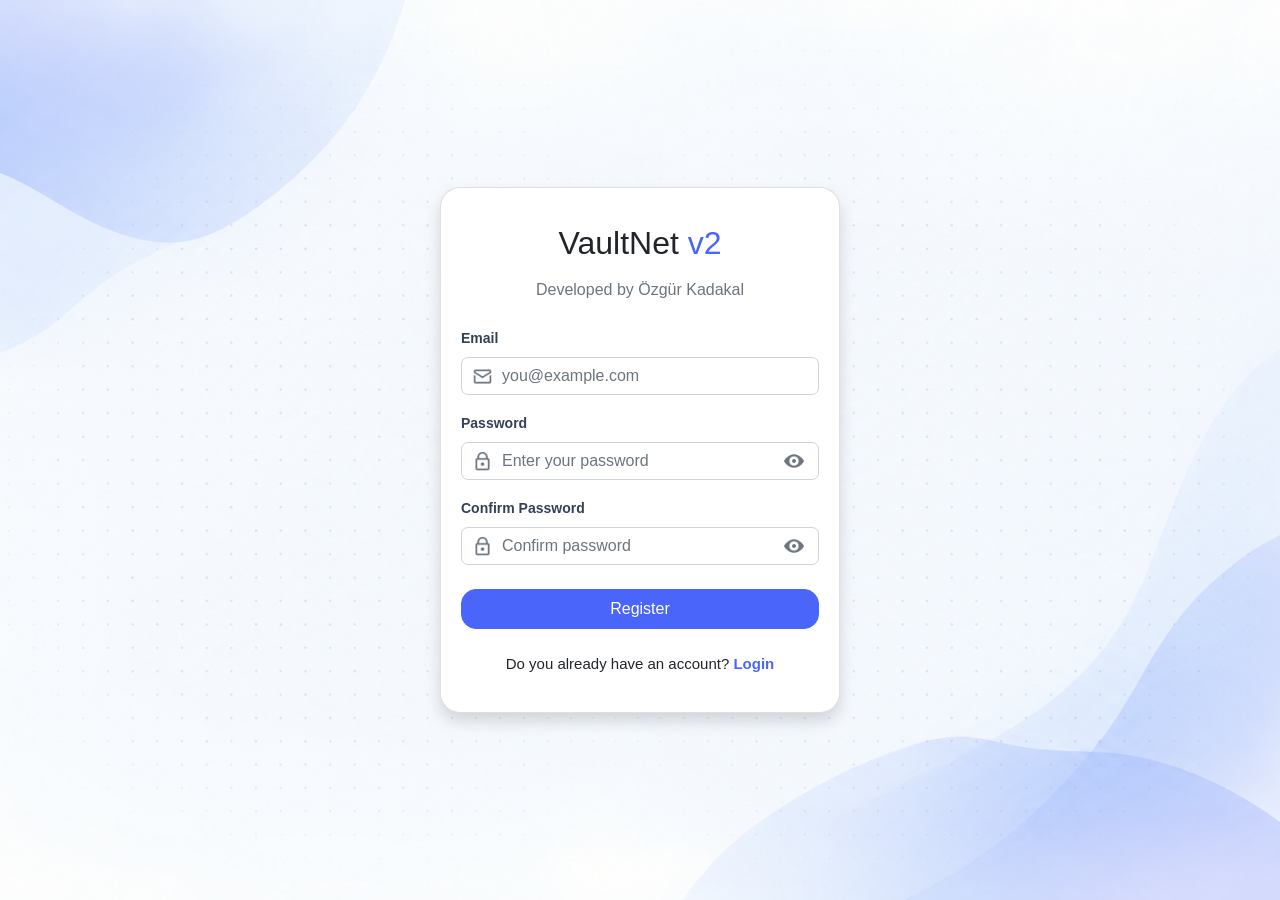
<file: Client/register.html>
<!doctype html>
<html lang="en">
  <head>
    <meta charset="UTF-8" />
    <meta name="viewport" content="width=device-width, initial-scale=1.0" />
    <title>VaultNet - Register</title>

    <link
      rel="stylesheet"
      href="https://cdn.jsdelivr.net/npm/bootstrap@4.6.2/dist/css/bootstrap.min.css"
      integrity="sha384-xOolHFLEh07PJGoPkLv1IbcEPTNtaed2xpHsD9ESMhqIYd0nLMwNLD69Npy4HI+N"
      crossorigin="anonymous"
    />
    <link
      rel="stylesheet"
      href="https://cdnjs.cloudflare.com/ajax/libs/animate.css/4.1.1/animate.min.css"
    />
    <link rel="stylesheet" href="CSS/auth.css" />

    <link rel="icon" type="image/png" href="Media/Icons/vaulticon.png" />
  </head>

  <body>
    <div
      class="d-flex justify-content-center align-items-center vh-100 login-background"
    >
      <div
        class="card shadow animate__animated animate__pulse animate__fadeIn"
        style="width: 25rem; border-radius: 20px"
      >
        <div class="card-body">
          <h2 class="card-title text-center mt-3">
            VaultNet
            <span style="color: #4965fa">v2</span>
          </h2>
          <p class="text-muted text-center mb-4 mt-3">
            Developed by Özgür Kadakal
          </p>
          <div
            id="register-alert"
            class="alert d-none animate__animated animate__fadeIn"
            role="alert"
          ></div>

          <form>
            <div class="form-group">
              <label style="font-weight: bold; font-size: 14px; color: #334155"
                >Email</label
              >
              <input
                type="email"
                id="email-input"
                class="form-control email-input-icon"
                placeholder="you@example.com"
                style="border-radius: 7px; color: #334155"
              />
            </div>
            <div class="form-group">
              <label style="font-weight: bold; font-size: 14px; color: #334155"
                >Password</label
              >
              <div class="position-relative">
                <input
                  type="password"
                  id="password-input"
                  class="form-control password-input-icon"
                  placeholder="Enter your password"
                  style="border-radius: 7px; color: #334155"
                />
                <img
                  src="Media/Icons/open-eye-icon.png"
                  class="password-eye-icon"
                  id="toggle-password"
                  alt="Toggle Password"
                />
              </div>
            </div>
            <div class="form-group">
              <label style="font-weight: bold; font-size: 14px; color: #334155"
                >Confirm Password</label
              >
              <div class="position-relative">
                <input
                  type="password"
                  id="confirm-password-input"
                  class="form-control password-input-icon"
                  placeholder="Confirm password"
                  style="border-radius: 7px; color: #334155"
                />
                <img
                  src="Media/Icons/open-eye-icon.png"
                  class="password-eye-icon"
                  id="toggle-password-2"
                  alt="Toggle Password"
                />
              </div>
            </div>
            <button
              type="submit"
              id="register-button"
              class="btn btn-primary btn-block mt-4"
              style="
                border-radius: 15px;
                height: 40px;
                background-color: #4965fa;
                border-color: #4965fa;
              "
            >
              Register
            </button>
            <p class="text-center mt-4" style="font-size: 15px">
              Do you already have an account?
              <a href="index.html" class="register-link" id="open-login-page">Login</a>
            </p>
          </form>
        </div>
      </div>
    </div>

    <script
      src="https://cdn.jsdelivr.net/npm/jquery@3.5.1/dist/jquery.slim.min.js"
      integrity="sha384-DfXdz2htPH0lsSSs5nCTpuj/zy4C+OGpamoFVy38MVBnE+IbbVYUew+OrCXaRkfj"
      crossorigin="anonymous"
    ></script>
    <script
      src="https://cdn.jsdelivr.net/npm/popper.js@1.16.1/dist/umd/popper.min.js"
      integrity="sha384-9/reFTGAW83EW2RDu2S0VKaIzap3H66lZH81PoYlFhbGU+6BZp6G7niu735Sk7lN"
      crossorigin="anonymous"
    ></script>
    <script
      src="https://cdn.jsdelivr.net/npm/bootstrap@4.6.2/dist/js/bootstrap.min.js"
      integrity="sha384-+sLIOodYLS7CIrQpBjl+C7nPvqq+FbNUBDunl/OZv93DB7Ln/533i8e/mZXLi/P+"
      crossorigin="anonymous"
    ></script>
    <script src="JS/helpers.js"></script>
    <script src="JS/config.js"></script>
    <script src="JS/services/authService.js"></script>
    <script src="JS/pages/register.js"></script>
  </body>
</html>
</file>
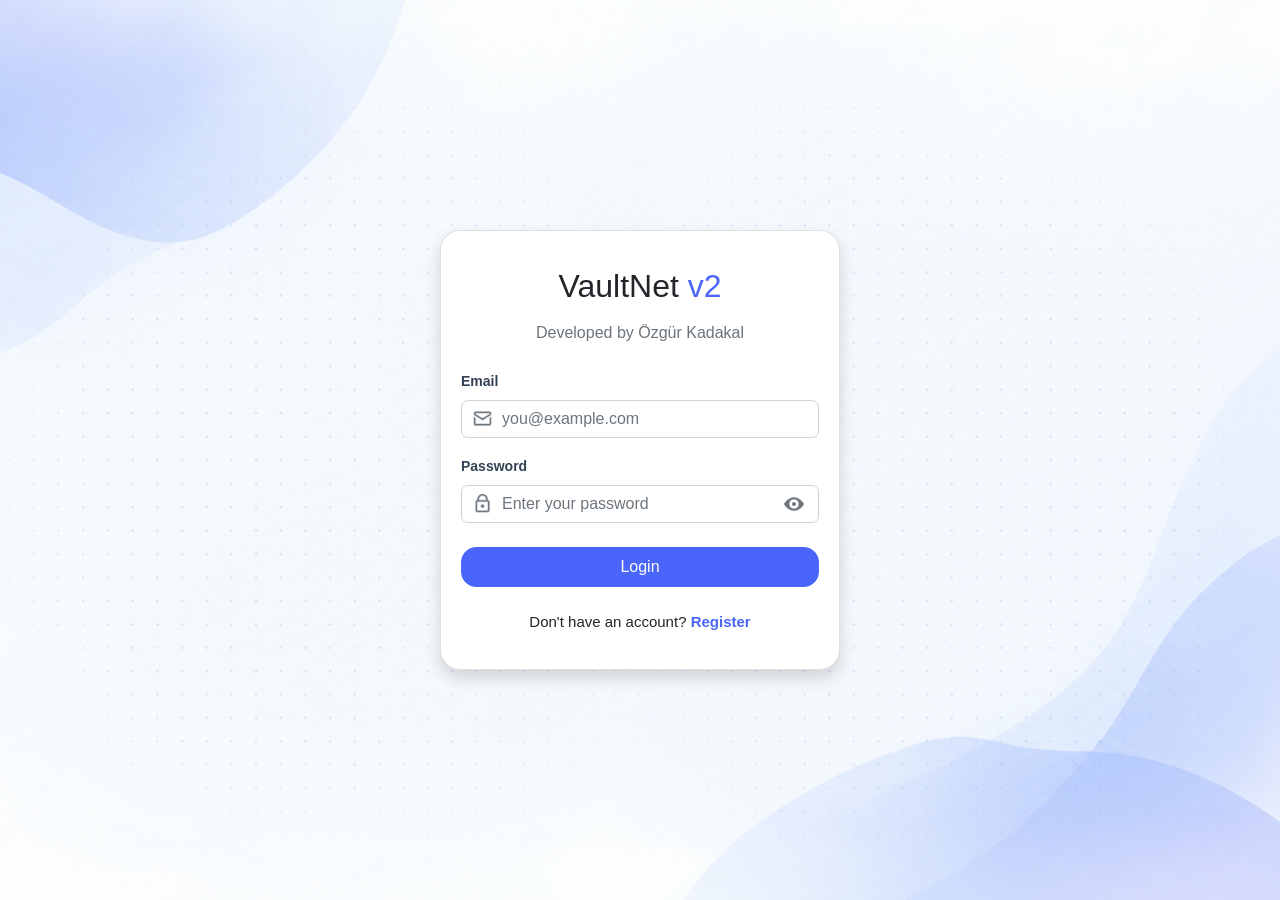
<file: Client/vaultitem.html>
<!doctype html>
<html lang="en">
  <head>
    <meta charset="UTF-8" />
    <meta name="viewport" content="width=device-width, initial-scale=1.0" />
    <title>VaultNet - My Vault</title>

    <link
      rel="stylesheet"
      href="https://cdn.jsdelivr.net/npm/bootstrap@4.6.2/dist/css/bootstrap.min.css"
      integrity="sha384-xOolHFLEh07PJGoPkLv1IbcEPTNtaed2xpHsD9ESMhqIYd0nLMwNLD69Npy4HI+N"
      crossorigin="anonymous"
    />

    <link
      rel="stylesheet"
      href="https://cdnjs.cloudflare.com/ajax/libs/animate.css/4.1.1/animate.min.css"
    />
    <link rel="stylesheet" href="CSS/myvault.css" />
    <link rel="stylesheet" href="CSS/vaultitem.css" />
    <link rel="stylesheet" href="CSS/navbar.css" />
    <link rel="stylesheet" href="CSS/global-loader.css" />

    <link rel="icon" type="image/png" href="Media/Icons/vaulticon.png" />
  </head>
  <body
    class="myvault-background min-vh-100 p-2 p-lg-4 d-flex align-items-stretch"
  >
    <div id="page-loader-overlay" class="page-loader-overlay">
      <div id="top-progress-bar">
        <div class="bar-fill"></div>
      </div>
    </div>
    <div
      class="container-fluid p-0 shadow-lg d-flex flex-column animate__animated animate__fadeIn animate__faster"
      style="border-radius: 24px; overflow: hidden; background-color: #f8fafc"
    >
      <div class="row m-0 flex-grow-1 dashboard-row">
        <div
          class="col-12 sidebar bg-white p-4 d-flex flex-column"
          style="border-right: 1px solid #e5e7eb"
        >
          <h4 class="ml-1" style="color: #111827">
            VaultNet <span style="color: #4965fa">v2</span>
          </h4>
          <hr class="w-100 mt-2 mb-4" />

          <nav class="nav flex-column mb-auto">
            <a href="dashboard.html" class="custom-nav-link">
              <img
                src="Media/Icons/dashboard-icon.png"
                class="nav-icon"
                alt="Dashboard"
              />
              Dashboard
            </a>
            <a href="myvault.html" class="custom-nav-link active">
              <img
                src="Media/Icons/myvault-active-icon.png"
                class="nav-icon"
                alt="My Vault"
              />
              My Vault
            </a>
            <a href="favorites.html" class="custom-nav-link">
              <img
                src="Media/Icons/favorite-icon.png"
                class="nav-icon"
                alt="My Vault"
              />
              Favorites
            </a>
            <a href="categories.html" class="custom-nav-link">
              <img
                src="Media/Icons/folder-icon.png"
                class="nav-icon"
                alt="My Vault"
              />
              Categories
            </a>
            <a href="myprofile.html" class="custom-nav-link">
              <img
                src="Media/Icons/profile-icon.png"
                class="nav-icon"
                alt="Dashboard"
              />
              Profile
            </a>
            <hr class="w-100 mt-2 mb-3" style="border-top: 1px solid #e5e7eb" />

            <span class="nav-section-title px-3 mb-2">TOOLS</span>

            <a href="passwordgenerator.html" class="custom-nav-link">
              <img
                src="Media/Icons/key-icon.png"
                class="nav-icon"
                alt="Generator"
              />
              Password Generator
            </a>
          </nav>
          <div class="mt-auto w-100">
            <hr class="mb-3" />

            <div class="dropup w-100">
              <a
                href="#"
                class="custom-nav-link d-flex justify-content-between align-items-center w-100 mb-0 text-decoration-none"
                id="profileDropdown"
                data-toggle="dropdown"
                aria-haspopup="true"
                aria-expanded="false"
              >
                <div class="d-flex align-items-center">
                  <img
                    src="Media/Icons/avatar-icon.png"
                    class="profile-avatar-img"
                    alt="Profile"
                  />
                  <span class="ml-3 font-weight-bold text-dark"
                    >My Account</span
                  >
                </div>

                <svg
                  width="20"
                  height="20"
                  viewBox="0 0 24 24"
                  fill="none"
                  stroke="#6b7280"
                  stroke-width="2"
                  stroke-linecap="round"
                  stroke-linejoin="round"
                >
                  <polyline points="18 15 12 9 6 15"></polyline>
                </svg>
              </a>

              <div
                class="dropdown-menu w-100 shadow border-0 rounded-lg mb-2"
                aria-labelledby="profileDropdown"
              >
                <a
                  class="dropdown-item py-2 d-flex align-items-center"
                  href="myprofile.html"
                >
                  <img
                    src="Media/Icons/settings-icon.png"
                    alt="Profile"
                    class="mr-2"
                    style="width: 18px"
                  />
                  <span class="font-weight-bold text-dark"
                    >Profile Settings</span
                  >
                </a>

                <div class="dropdown-divider"></div>

                <button
                  class="dropdown-item py-2 d-flex align-items-center text-danger"
                  type="button"
                  id="logout-button"
                >
                  <img
                    src="Media/Icons/logout-icon.png"
                    alt="Logout"
                    class="mr-2"
                    style="width: 18px"
                  />
                  <span class="font-weight-bold">Log out</span>
                </button>
              </div>
            </div>
          </div>
        </div>
        <div class="col-12 main-content p-4 p-lg-5">
          <div class="mb-4">
            <div class="d-flex align-items-center mb-1">
              <a
                href="myvault.html"
                class="btn btn-link p-0 mr-2 shadow-none d-flex align-items-center justify-content-center"
                style="color: #111827"
              >
                <svg
                  width="24"
                  height="24"
                  viewBox="0 0 24 24"
                  fill="none"
                  stroke="currentColor"
                  stroke-width="2.2"
                  stroke-linecap="round"
                  stroke-linejoin="round"
                >
                  <polyline points="15 18 9 12 15 6"></polyline>
                </svg>
              </a>
              <h3 class="font-weight-bold text-dark mb-0">My Vault</h3>
            </div>
            <p
              class="text-muted mb-0"
              style="font-size: 14px; margin-left: 32px"
            >
              Manage and organize your secure credentials and sensitive
              information in one place.
            </p>
          </div>

          <div
            id="vault-item-alert"
            class="alert d-none animate__animated animate__fadeIn mb-4"
            role="alert"
          ></div>

          <div
            class="myvault-background w-100 shadow-sm p-4 p-lg-5 flex-shrink-0"
            style="border-radius: 20px; min-height: 650px"
          >
            <div class="d-flex align-items-center mb-4">
              <div
                class="mr-4 d-flex align-items-center justify-content-center flex-shrink-0 bg-white shadow-sm"
                style="
                  border-radius: 16px;
                  width: 125px;
                  height: 125px;
                  padding: 12px;
                "
              >
                <img
                  id="item-icon"
                  src="Media/Icons/items-default-icon.png"
                  alt="Item Icon"
                  style="max-width: 100%; max-height: 100%; border-radius: 8px"
                />
              </div>
              <div>
                <h2
                  id="title-label"
                  class="font-weight-bold text-dark mb-0"
                  style="font-size: 30px; letter-spacing: -0.5px"
                >
                  Title
                </h2>
              </div>
            </div>

            <div class="d-flex mb-5">
              <button
                class="btn btn-vault-edit d-flex align-items-center justify-content-center px-4 py-2 mr-3 font-weight-bold"
                id="open-update-item-modal-button"
              >
                <img
                  src="Media/Icons/pencil-icon.png"
                  alt="Edit"
                  style="width: 25px; height: 25px"
                  class="mr-2"
                />
                Edit
              </button>

              <button
                class="btn btn-vault-delete d-flex align-items-center justify-content-center px-4 py-2 font-weight-bold"
                id="open-delete-item-modal-button"
              >
                <img
                  src="Media/Icons/trash-icon.png"
                  alt="Delete"
                  style="width: 20px; height: 20px"
                  class="mr-2"
                />
                Delete
              </button>
            </div>

            <div class="vault-details-container w-100 p-4 p-lg-5">
              <div class="row">
                <div class="col-12 col-lg-7 pr-lg-5">
                  <div class="form-group mb-4">
                    <label
                      class="d-flex align-items-center small font-weight-bold text-muted text-uppercase mb-2"
                      style="letter-spacing: 0.5px"
                    >
                      <img
                        src="Media/Icons/user-icon.png"
                        alt="User"
                        style="width: 22px; height: 22px"
                        class="mr-2"
                      />
                      Username / Email
                    </label>
                    <div
                      class="d-flex align-items-center bg-light border rounded px-3 py-2"
                    >
                      <input
                        type="text"
                        id="detail-username"
                        class="form-control-plaintext p-0 font-weight-bold text-dark"
                        readonly
                      />
                      <button
                        type="button"
                        class="btn btn-sm btn-link p-0 ml-2 shadow-none"
                        onclick="copyToClipboard('detail-username', true, this)"
                      >
                        <img
                          src="Media/Icons/copy-icon.png"
                          alt="Copy"
                          style="width: 18px"
                        />
                      </button>
                    </div>
                  </div>

                  <div class="form-group mb-4">
                    <label
                      class="d-flex align-items-center small font-weight-bold text-muted text-uppercase mb-2"
                      style="letter-spacing: 0.5px"
                    >
                      <img
                        src="Media/Icons/blue-lock-icon.png"
                        alt="Lock"
                        style="width: 18px; height: 18px"
                        class="mr-2"
                      />
                      Password
                    </label>
                    <div
                      class="d-flex align-items-center bg-light border rounded px-3 py-2"
                    >
                      <input
                        type="password"
                        id="detail-password"
                        class="form-control-plaintext p-0 font-weight-bold text-dark"
                        readonly
                      />
                      <button
                        type="button"
                        id="toggle-view-password"
                        class="btn btn-sm btn-link p-0 ml-2 shadow-none"
                      >
                        <img
                          id="toggle-password-button"
                          src="Media/Icons/open-eye-blue-icon.png"
                          alt="Toggle"
                          style="width: 18px"
                        />
                      </button>
                      <button
                        type="button"
                        class="btn btn-sm btn-link p-0 ml-3 shadow-none"
                        onclick="copyToClipboard('detail-password', true, this)"
                      >
                        <img
                          src="Media/Icons/copy-icon.png"
                          alt="Copy"
                          style="width: 18px"
                        />
                      </button>
                    </div>
                  </div>

                  <div class="form-group mb-0" id="detail-domain-wrapper">
                    <label
                      class="d-flex align-items-center small font-weight-bold text-muted text-uppercase mb-2"
                      style="letter-spacing: 0.5px"
                    >
                      <img
                        src="Media/Icons/link-icon.png"
                        alt="Website"
                        style="width: 22px; height: 22px"
                        class="mr-2"
                      />
                      Website
                    </label>
                    <div
                      class="d-flex align-items-center bg-light border rounded px-3 py-2"
                    >
                      <input
                        type="text"
                        id="detail-domain"
                        class="form-control-plaintext p-0 font-weight-bold text-primary"
                        readonly
                        placeholder="No URL"
                      />
                      <button
                        type="button"
                        class="btn btn-sm btn-link p-0 ml-3 shadow-none"
                        onclick="copyToClipboard('detail-domain', true, this)"
                      >
                        <img
                          src="Media/Icons/copy-icon.png"
                          alt="Copy"
                          style="width: 18px"
                        />
                      </button>
                    </div>
                  </div>
                </div>

                <div
                  class="col-12 col-lg-5 pl-lg-5 border-left d-flex flex-column justify-content-center mt-4 mt-lg-0 pt-4 pt-lg-0"
                >
                  <div class="d-flex align-items-center mb-4">
                    <img
                      src="Media/Icons/calendar-icon.png"
                      alt="Created"
                      style="width: 25px; height: 25px"
                      class="mr-3 opacity-50"
                    />
                    <div>
                      <div
                        class="small font-weight-bold text-muted text-uppercase"
                        style="letter-spacing: 0.5px"
                      >
                        Created
                      </div>
                      <div
                        id="detail-created-date"
                        class="font-weight-bold text-dark mt-1"
                      >
                        Date
                      </div>
                    </div>
                  </div>

                  <div class="d-flex align-items-center">
                    <img
                      src="Media/Icons/updated-icon.png"
                      alt="Modified"
                      style="width: 25px; height: 25px"
                      class="mr-3 opacity-50"
                    />
                    <div>
                      <div
                        class="small font-weight-bold text-muted text-uppercase"
                        style="letter-spacing: 0.5px"
                      >
                        Last Modified
                      </div>
                      <div
                        id="detail-updated-date"
                        class="font-weight-bold text-dark mt-1"
                      >
                        Date
                      </div>
                    </div>
                  </div>
                </div>
              </div>
            </div>
          </div>
        </div>
      </div>
    </div>

    <!--Modal Kısımları -->

    <!-- Item silme modal kısmı -->

    <div
      class="modal fade"
      id="deleteItemModal"
      tabindex="-1"
      aria-hidden="true"
    >
      <div class="modal-dialog modal-dialog-centered">
        <div
          class="modal-content border-0 shadow-lg"
          style="border-radius: 16px"
        >
          <div class="modal-header border-bottom-0 pb-0 pt-4 px-4">
            <h5 class="modal-title font-weight-bold text-danger">
              Delete Item
            </h5>
          </div>

          <div class="modal-body px-4 py-3">
            <p class="text-muted mb-0" style="font-size: 15px">
              Are you sure you want to delete this item? This action is
              permanent and cannot be undone.
            </p>

            <div
              id="delete-item-modal-alert"
              class="alert d-none animate__animated animate__fadeIn mt-3 mb-0"
              role="alert"
            ></div>
          </div>

          <div class="modal-footer border-top-0 px-4 pb-4 pt-0">
            <button
              type="button"
              class="btn btn-outline-secondary font-weight-bold px-4 py-2 mr-2"
              id="cancel-delete-item-modal-button"
              style="border-radius: 8px"
              data-dismiss="modal"
            >
              Cancel
            </button>

            <button
              type="button"
              id="confirm-delete-item-button"
              class="btn btn-danger font-weight-bold px-4 py-2"
              style="border-radius: 8px"
            >
              Delete Item
            </button>
          </div>
        </div>
      </div>
    </div>

    <!-- Item Update Modal Kısmı-->

    <div class="modal fade" id="updateItemModal">
      <div class="modal-dialog modal-dialog-centered">
        <div
          class="modal-content border-0 shadow-lg"
          style="border-radius: 16px"
        >
          <div class="modal-header border-bottom-0 pb-0 pt-4 px-4">
            <h5 class="modal-title font-weight-bold text-dark">
              Edit Vault Item
            </h5>
          </div>

          <div class="modal-body px-4 py-3">
            <p class="text-muted mb-4" style="font-size: 14px">
              Update the credentials for this item. Ensure the information is
              correct before saving.
            </p>

            <div
              id="update-item-alert"
              class="alert d-none animate__animated animate__fadeIn"
              role="alert"
            ></div>

            <div class="form-group">
              <label style="font-weight: bold; font-size: 14px; color: #334155"
                >Item Name <span class="text-danger">*</span></label
              >
              <input
                type="text"
                id="update-title-input"
                class="form-control"
                placeholder="GitHub, Netflix, Gmail..."
                style="border-radius: 7px; color: #334155"
              />
            </div>

            <div class="form-group">
              <label style="font-weight: bold; font-size: 14px; color: #334155"
                >Username / Email <span class="text-danger">*</span></label
              >
              <input
                type="text"
                id="update-username-input"
                class="form-control"
                placeholder="user@example.com, username..."
                style="border-radius: 7px; color: #334155"
              />
            </div>

            <div class="form-group">
              <label style="font-weight: bold; font-size: 14px; color: #334155"
                >Password <span class="text-danger">*</span></label
              >
              <div class="position-relative">
                <input
                  type="password"
                  id="update-password-input"
                  class="form-control password-input-icon"
                  placeholder="Enter password"
                  style="border-radius: 7px; color: #334155"
                />
                <img
                  src="Media/Icons/open-eye-icon.png"
                  class="password-eye-icon"
                  id="toggle-update-password"
                  alt="Toggle Password"
                />
              </div>
            </div>

            <div class="form-group mb-0">
              <label style="font-weight: bold; font-size: 14px; color: #334155"
                >Website (Optional)</label
              >
              <input
                type="text"
                id="update-domain-input"
                class="form-control"
                placeholder="https://example.com"
                style="border-radius: 7px; color: #334155"
              />
            </div>

            <div class="form-group mb-0 mt-3">
              <label style="font-weight: bold; font-size: 14px; color: #334155"
                >Category (Optional)</label
              >
              <select
                id="update-category-select"
                class="form-control"
                style="
                  border-radius: 7px;
                  color: #334155;
                  height: auto;
                  padding: 10px 12px;
                  cursor: pointer;
                "
              >
                <option value="">No Category (Uncategorized)</option>
                <!-- Kategoriler js ile buraya yüklenecek -->
              </select>
            </div>
          </div>

          <div class="modal-footer border-top-0 pt-3 pb-4 px-4">
            <button
              type="button"
              class="btn btn-outline-secondary font-weight-bold px-4 close-modal-btn"
              style="border-radius: 8px"
              id="cancel-update-modal-button"
            >
              Cancel
            </button>

            <button
              type="button"
              id="update-item-button"
              class="btn text-white font-weight-bold px-4"
              style="background-color: #4965fa; border-radius: 8px"
            >
              Update Item
            </button>
          </div>
        </div>
      </div>
    </div>

    <script
      src="https://cdn.jsdelivr.net/npm/jquery@3.5.1/dist/jquery.slim.min.js"
      integrity="sha384-DfXdz2htPH0lsSSs5nCTpuj/zy4C+OGpamoFVy38MVBnE+IbbVYUew+OrCXaRkfj"
      crossorigin="anonymous"
    ></script>
    <script
      src="https://cdn.jsdelivr.net/npm/popper.js@1.16.1/dist/umd/popper.min.js"
      integrity="sha384-9/reFTGAW83EW2RDu2S0VKaIzap3H66lZH81PoYlFhbGU+6BZp6G7niu735Sk7lN"
      crossorigin="anonymous"
    ></script>
    <script
      src="https://cdn.jsdelivr.net/npm/bootstrap@4.6.2/dist/js/bootstrap.min.js"
      integrity="sha384-+sLIOodYLS7CIrQpBjl+C7nPvqq+FbNUBDunl/OZv93DB7Ln/533i8e/mZXLi/P+"
      crossorigin="anonymous"
    ></script>
    <script src="JS/helpers.js"></script>
    <script src="JS/config.js"></script>
    <script src="JS/services/authService.js"></script>
    <script src="JS/services/vaultItemService.js"></script>
    <script src="JS/services/categoryService.js"></script>
    <script src="JS/navbar.js"></script>
    <script src="JS/pages/vaultitem.js"></script>
  </body>
</html>
</file>
<file: Client/CSS/auth.css>
.login-background {
    background-image: url('../Media/Images/login-background-image.png');
    background-size: cover;
    background-position: center;
    background-repeat: no-repeat;
}

.register-link{
    color: #4965fa;
    font-weight: bold;
}

.register-link:hover{
    text-decoration: none;
    color: #4965fa;
}

.email-input-icon{
    background-image: url('../Media/Icons/mail-icon.png');
    background-position: 10px center;
    background-repeat: no-repeat;
    background-size: 21px;
    padding-left: 40px;
}

.password-input-icon{
    background-image: url('../Media/Icons/lock-icon.png');
    background-position: 10px center;
    background-repeat: no-repeat;
    background-size: 21px;
    padding-left: 40px;
    padding-right: 45px;
}

.password-eye-icon{
    position: absolute;
    right: 15px;
    top: 50%;
    transform: translateY(-50%);
    width: 20px;
    cursor: pointer;
}
</file>
<file: Client/CSS/categories.css>
.categories-background {
  background-image: url('../Media/Images/login-background-image.png');
  background-size: cover;
  background-position: center;
  background-repeat: no-repeat;
}

.pg-header-icon-box {
  background-color: #eef2ff;
  border-radius: 16px;
  width: 64px;
  height: 64px;
}

.vault-search-icon {
  width: 18px;
  height: 18px;
  position: absolute;
  left: 18px;
  top: 50%;
  transform: translateY(-50%);
}

.vault-search-input {
  border-radius: 100px;
  padding-left: 46px;
  height: 48px;
  background-color: #f4f6fb;
  color: #334155;
  font-size: 16px;
}

.vault-search-input:focus {
  box-shadow: 0 0 0 3px rgba(73, 101, 250, 0.2);
  outline: none;
}

.vault-add-btn {
  background-color: #4965fa;
  border-radius: 100px;
  height: 48px;
  transition: all 0.2s ease-in-out;
}

.vault-add-btn:hover {
  background-color: #3b52d9;
}

.main-content {
  display: flex;
  flex-direction: column;
}

.category-card {
  border-radius: 16px;
  transition: all 0.2s ease-in-out;
  border: 1px solid #f1f5f9;
  cursor: pointer;
  background-color: #ffffff;
}

.category-card:hover {
  transform: translateY(-4px);
  box-shadow: 0 12px 24px rgba(0, 0, 0, 0.06) !important;
  border-color: #e2e8f0;
}

.category-icon-container {
  width: 48px;
  height: 48px;
  border-radius: 12px;
  display: flex;
  align-items: center;
  justify-content: center;
}

#pagination-container {
  margin-top: auto;
}

.page-btn {
  background: transparent;
  border: none;
  color: #6366f1;
  font-weight: 600;
  font-size: 15px;
  width: 38px;
  height: 38px;
  border-radius: 50%;
  display: inline-flex;
  align-items: center;
  justify-content: center;
  margin: 0 4px;
  transition: all 0.2s ease-in-out;
  cursor: pointer;
  outline: none !important;
}

.page-btn:hover:not(.active):not(:disabled) {
  background-color: #eef2ff;
}

.page-btn.active {
  background-color: #4965fa;
  color: white;
  box-shadow: 0 4px 12px rgba(73, 101, 250, 0.4);
}

.page-btn:disabled {
  opacity: 0.4;
  cursor: not-allowed;
}

.page-ellipsis {
  color: #6366f1;
  font-weight: 600;
  margin: 0 4px;
  display: inline-flex;
  align-items: center;
  justify-content: center;
  width: 24px;
  user-select: none;
}

@media (min-width: 1600px) {
  .custom-category-grid {
    flex: 0 0 33.333333% !important;
    max-width: 33.333333% !important;
  }
}
</file>
<file: Client/CSS/navbar.css>
.custom-nav-link{
    text-decoration: none;
    color: #4b5563;
    display: flex;
    align-items: center;
    font-size: 17px;
    font-weight: 630;
    margin-bottom: 8px;
    padding: 12px 16px;
    border-radius: 10px;
    transition: transform 0.2s ease-in-out;
}

.custom-nav-link .nav-icon{
    width: 22px;
    height: 22px;
    margin-right: 14px;
}

.custom-nav-link:hover{
    transform: scale(1.03);
    background-color: #f3f4f6;
    color: #4b5563;
    text-decoration: none;
}

.custom-nav-link.active{
    color: #4965fa;
    background-color: #e2e8ff;
}

.nav-section-title {
    font-size: 13px;
    font-weight: 700;
    color: #8c94a3;
    letter-spacing: 0.5px;
    display: block;
}

.profile-avatar-img {
    width: 42px;
    height: 42px;
    border-radius: 50%; 
    object-fit: cover;
}

.logout-btn{
    background-color: #fef2f2;
    border: 1px solid #fecaca;
    color: #ef4444;
    font-size: 17px;
    padding: 12px 22px;
    border-radius: 10px;
    transition: transform 0.2s ease-in-out, background-color 0.2s ease-in-out, color 0.2s ease-in-out;
}

.logout-btn .logout-icon{
    width: 30px;
    height: 30px;
    margin-right: 22px;
}

.logout-btn:hover{
    transform: scale(1.03);
    background-color: #fecaca;
    color: #dc2626;
}

/* Bu kısım bootstrapten ayrı olarak yapıldı. Hazır olarak alınıp projeye dahil edildi. Kendim yazmadım*/
.dashboard-row {
    display: flex;
    flex-wrap: wrap; 
}

.sidebar {
    flex: 0 0 350px;   
    max-width: 350px;
    border-right: 1px solid #e5e7eb;
}

.main-content {
    flex: 1 1 0;       
    min-width: 0;      
}

@media (max-width: 991px) {
    .dashboard-row {
        flex-direction: column;
    }
    .sidebar {
        flex: 1 1 auto;
        max-width: 100%;
    }
}

@media (min-width: 992px) {
    .dashboard-row {
        height: calc(100vh - 3rem);
    }

    .sidebar {
        height: 100%;
    }

    .main-content {
        height: 100%;
        overflow-y: auto;
    }
}
/* ----------------------------------------------------- */
</file>
<file: Client/CSS/global-loader.css>
.page-loader-overlay {
    position: fixed;
    top: 0;
    left: 0;
    width: 100vw;
    height: 100vh;
    background-color: #f8fafc; 
    z-index: 99999;
    display: flex;
    flex-direction: column;
    justify-content: center;
    align-items: center;
    transition: opacity 0.3s ease, visibility 0.3s ease;
}

.page-loader-overlay.hidden {
    opacity: 0;
    visibility: hidden;
    pointer-events: none;
}

#top-progress-bar {
    position: absolute;
    top: 0;
    left: 0;
    width: 100%;
    height: 3px;
    background-color: transparent;
    overflow: hidden;
}

#top-progress-bar .bar-fill {
    width: 0%;
    height: 100%;
    background-color: #4965fa;
    transition: width 0.3s ease-in-out;
}
</file>
<file: Client/CSS/categoryitem.css>
.btn-category-edit {
    color: #2563eb;
    background-color: #ffffff;
    border: 1px solid #bfdbfe;
    border-radius: 20px;
    font-size: 14px;
    box-shadow: 0 1px 2px rgba(0,0,0,0.05);
}

.btn-category-edit:hover {
    background-color: #ebf1f7;
    color: #2563eb;
}

.btn-category-delete {
    color: #ef4444;
    background-color: #ffffff;
    border: 1px solid #fecaca;
    border-radius: 20px;
    font-size: 14px;
    box-shadow: 0 1px 2px rgba(0,0,0,0.05);
}

.btn-category-delete:hover {
    background-color: #fef2f2;
    color: #ef4444;
}
</file>
<file: Client/CSS/dashboard.css>
.dashboard-background {
    background-image: url('../Media/Images/login-background-image.png');
    background-size: cover;
    background-position: center;
    background-repeat: no-repeat;
}

.about-project-card {
    border-radius: 20px;
    background: linear-gradient(180deg, #ffffff 50%, #f0f4ff 100%);
    position: relative;
    overflow: hidden;
}

.about-icon {
    width: 20px;
    height: 20px;
}

.about-title {
    color: #4965fa;
    font-size: 14px;
}

.about-main-title {
    color: #1e293b;
    font-size: 22px;
    line-height: 1.3;
}

.about-desc {
    font-size: 14.5px;
    line-height: 1.6;
}

.about-divider {
    border-top: 1px solid #e2e8f0;
    margin: 24px 0;
}

.github-avatar {
    width: 46px;
    height: 46px;
    border-radius: 50%;
}

.github-heading {
    font-size: 15px;
}

.github-subtext {
    font-size: 13px;
    line-height: 1.4;
}

.github-btn {
    background-color: #ffffff;
    color: #4965fa;
    border: 1px solid #c7d2fe;
    border-radius: 12px;
    padding: 11px 0;
    font-size: 14.5px;
    box-shadow: 0 2px 4px rgba(73, 101, 250, 0.05);
    transition: all 0.2s ease;
}

.github-btn:hover {
    background-color: #f8fafc;
    color: #4965fa;
    text-decoration: none;
}

.github-btn-icon {
    width: 16px;
    height: 16px;
    margin-right: 8px;
}

.footer-icon {
    width: 16px;
    height: 16px;
    margin-top: 3px;
}

.footer-text {
    font-size: 12.5px;
    line-height: 1.5;
}
</file>
<file: Client/CSS/myvault.css>
.myvault-background {
    background-image: url('../Media/Images/login-background-image.png');
    background-size: cover;
    background-position: center;
    background-repeat: no-repeat;
}

.vault-search-icon {
  width: 18px;
  height: 18px;
  position: absolute;
  left: 18px;
  top: 50%;
  transform: translateY(-50%);
}

.vault-search-input {
  border-radius: 100px;
  padding-left: 46px;
  height: 48px;
  background-color: #f4f6fb;
  color: #334155;
  font-size: 16px;
}

.vault-search-input:focus {
  box-shadow: 0 0 0 3px rgba(73, 101, 250, 0.2);
}

.vault-add-btn {
  background-color: #4965fa;
  border-radius: 100px;
  height: 48px;
  
}

.vault-add-btn:hover {
  background-color: #3b52d9;
}

.password-eye-icon{
    position: absolute;
    right: 15px;
    top: 50%;
    transform: translateY(-50%);
    width: 20px;
    cursor: pointer;
}

.password-input-icon{
    background-image: url('../Media/Icons/lock-icon.png');
    background-position: 10px center;
    background-repeat: no-repeat;
    background-size: 21px;
    padding-left: 40px;
    padding-right: 45px;
}

.page-btn {
    background: transparent;
    border: none;
    color: #6366f1;
    font-weight: 600;
    font-size: 15px;
    width: 38px;
    height: 38px;
    border-radius: 50%;
    display: inline-flex;
    align-items: center;
    justify-content: center;
    margin: 0 4px;
    transition: all 0.2s ease-in-out;
    cursor: pointer;
    outline: none !important;
}

.page-btn:hover:not(.active):not(:disabled) {
    background-color: #eef2ff;
}

.page-btn.active {
    background-color: #4965fa;
    color: white;
    box-shadow: 0 4px 12px rgba(73, 101, 250, 0.4);
}

.page-btn:disabled {
    opacity: 0.4;
    cursor: not-allowed;
}

.page-ellipsis {
    color: #6366f1;
    font-weight: 600;
    margin: 0 4px;
    display: inline-flex;
    align-items: center;
    justify-content: center;
    width: 24px;
    user-select: none;
}

.main-content {
  display: flex;
  flex-direction: column;
}

#pagination-container {
  margin-top: auto;
}

.pg-header-icon-box {
  background-color: #eef2ff;
  border-radius: 16px;
  width: 64px;
  height: 64px;
}

@media (min-width: 1600px) {
    .custom-vault-grid {
        flex: 0 0 33.333333% !important;
        max-width: 33.333333% !important;
    }
}
</file>
<file: Client/CSS/myprofile.css>
.myprofile-background {
    background-image: url('../Media/Images/login-background-image.png');
    background-size: cover;
    background-position: center;
    background-repeat: no-repeat;
}

.btn-outline-custom-blue {
    color: #4965fa;
    border: 1px solid #4965fa;   
}

.btn-outline-custom-blue:hover {
    color: #ffffff;
    background-color: #4965fa;
}

.password-eye-icon{
    position: absolute;
    right: 15px;
    top: 50%;
    transform: translateY(-50%);
    width: 20px;
    cursor: pointer;
}

.password-input-icon{
    background-image: url('../Media/Icons/lock-icon.png');
    background-position: 10px center;
    background-repeat: no-repeat;
    background-size: 21px;
    padding-left: 40px;
    padding-right: 45px;
}
</file>
<file: Client/CSS/passwordgenerator.css>
.password-generator-background {
    background-image: url('../Media/Images/login-background-image.png');
    background-size: cover;
    background-position: center;
    background-repeat: no-repeat;
}

.pg-header-icon-box {
  background-color: #eef2ff;
  border-radius: 16px;
  width: 64px;
  height: 64px;
}

.pg-card {
  border-radius: 20px;
  background-color: #ffffff;
}

.pg-input-group {
  height: 60px;
}

.pg-input-field {
  font-size: 20px;
  letter-spacing: 1px;
  background-color: #f8fafc !important;
  border: 1px solid #e2e8f0;
  border-right: none;
  border-radius: 12px 0 0 12px;
  color: #1e293b;
}

.pg-copy-btn {
  background-color: #f8fafc !important;
  border: 1px solid #e2e8f0;
  border-left: none;
  border-radius: 0 12px 12px 0;
  width: 60px;
}

.pg-option-card {
  border: 1px solid #f1f5f9;
  border-radius: 12px;
}

.pg-option-icon {
  background-color: #f8fafc;
  width: 44px;
  height: 44px;
  border-radius: 10px;
  font-size: 18px;
}

.pg-length-select {
  background-color: #f8fafc;
  border-radius: 8px;
  cursor: pointer;
}

.pg-switch-wrapper {
  transform: scale(1.3);
  transform-origin: right center;
}

.pg-switch-input {
  box-shadow: none !important;
  outline: none !important;
}

.pg-generate-btn {
  background-color: #4965fa;
  color: #ffffff;
  border-radius: 12px;
  height: 56px;
  font-size: 16px;
  transition: all 0.15s ease-in-out;
}

.pg-generate-btn:hover{
    color: #ffffff;
    transform: scale(1.01);
}
</file>
<file: Client/CSS/vaultitem.css>
.btn-vault-edit {
    color: #2563eb;
    background-color: #ffffff;
    border: 1px solid #bfdbfe;
    border-radius: 20px;
    font-size: 14px;
    box-shadow: 0 1px 2px rgba(0,0,0,0.05);
}

.btn-vault-edit:hover {
    background-color: #ebf1f7;
    color: #2563eb;
}

.btn-vault-delete {
    color: #ef4444;
    background-color: #ffffff;
    border: 1px solid #fecaca;
    border-radius: 20px;
    font-size: 14px;
    box-shadow: 0 1px 2px rgba(0,0,0,0.05);
}

.btn-vault-delete:hover {
    background-color: #fef2f2;
    color: #ef4444;
}

.vault-details-container {
    background-color: #ffffff;
    border-radius: 20px;
    box-shadow: 0 4px 20px rgba(0, 0, 0, 0.03);
    border: 1px solid #f1f5f9;
    min-height: 380px; 
}

.form-control-plaintext:focus {
    outline: none !important;
    box-shadow: none !important;
}

@media (min-width: 991px) and (max-width: 1300px) {

  .vault-details-container .row {
    flex-direction: column;
  }

  .vault-details-container .col-lg-7,
  .vault-details-container .col-lg-5 {
    max-width: 100%;
    flex: 0 0 100%;
  }

  .vault-details-container .col-lg-5 {
    border-left: none !important;
    border-top: 1px solid #dee2e6 !important;
    padding-left: 0 !important;
    padding-top: 1.5rem !important;
    margin-top: 1.5rem !important;
    justify-content: flex-start !important;
  }

  .vault-details-container .col-lg-7 {
    padding-right: 0 !important;
  }

}
</file>
